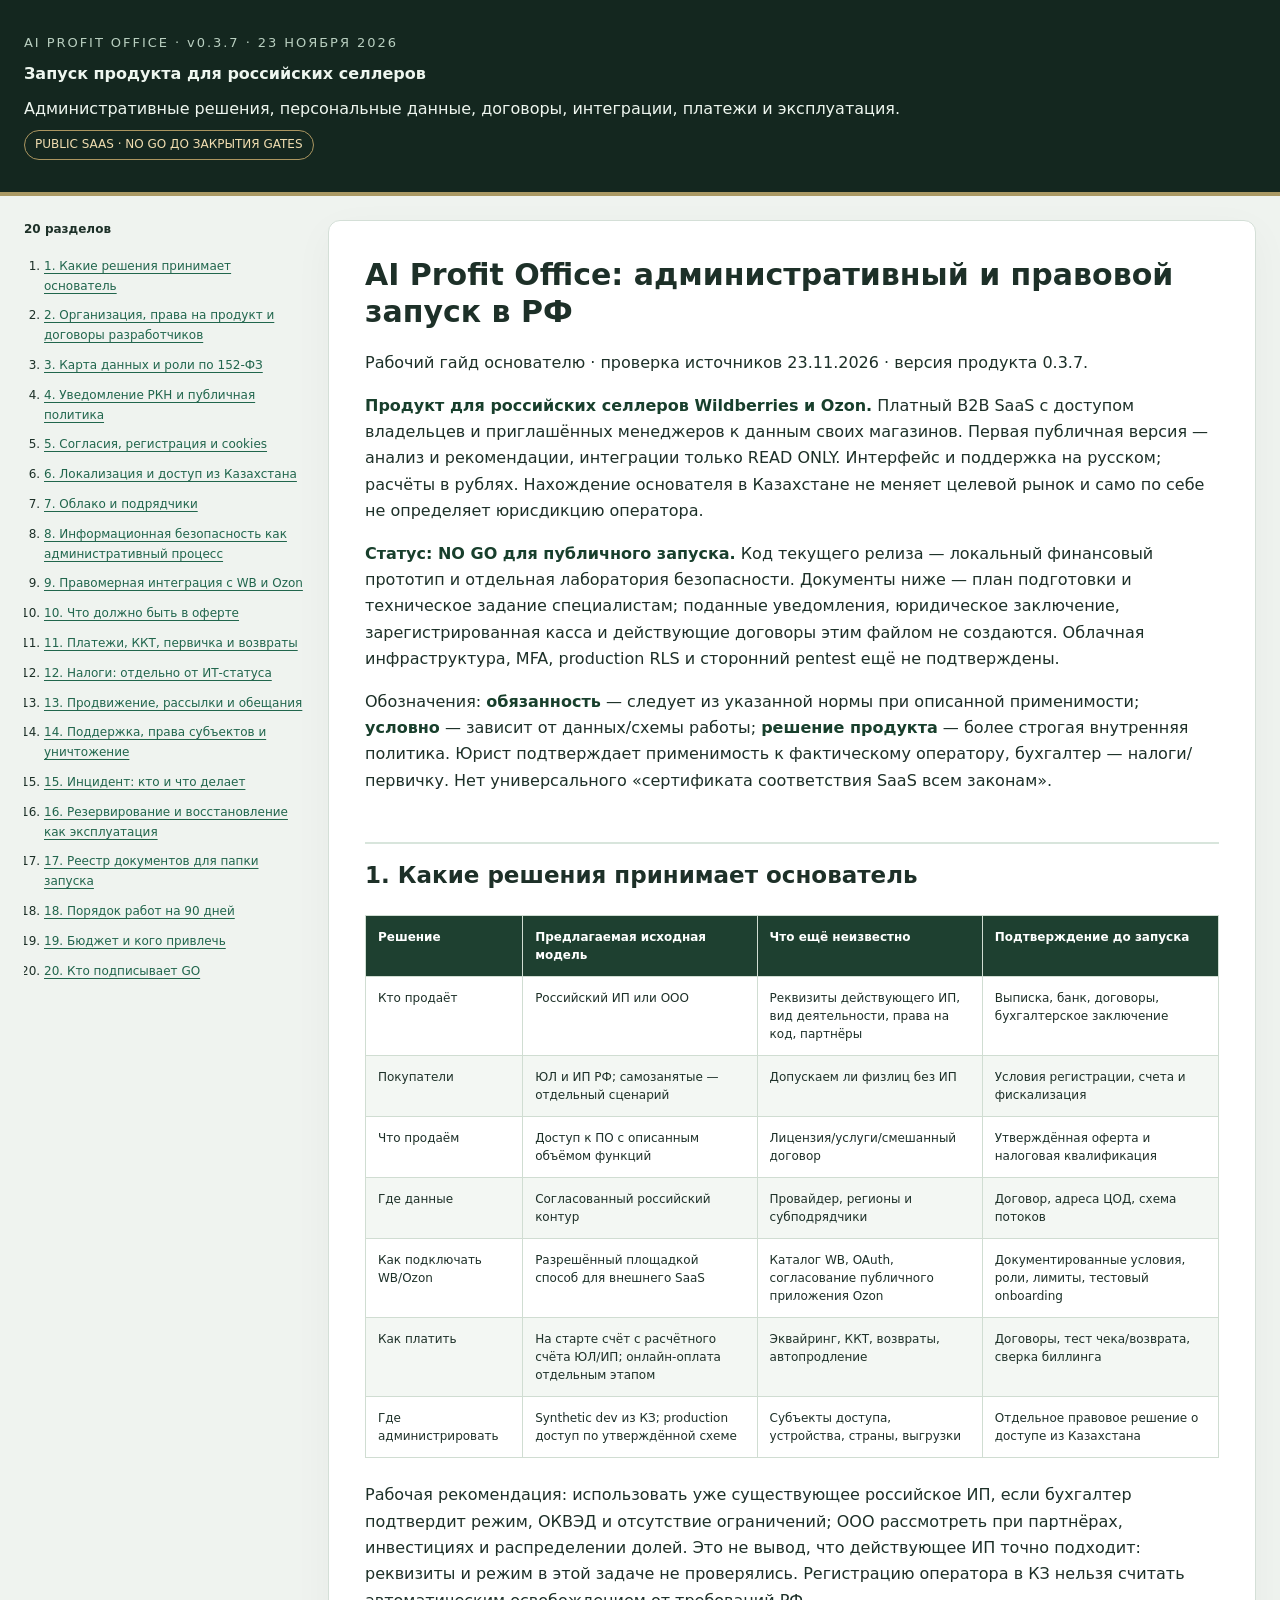
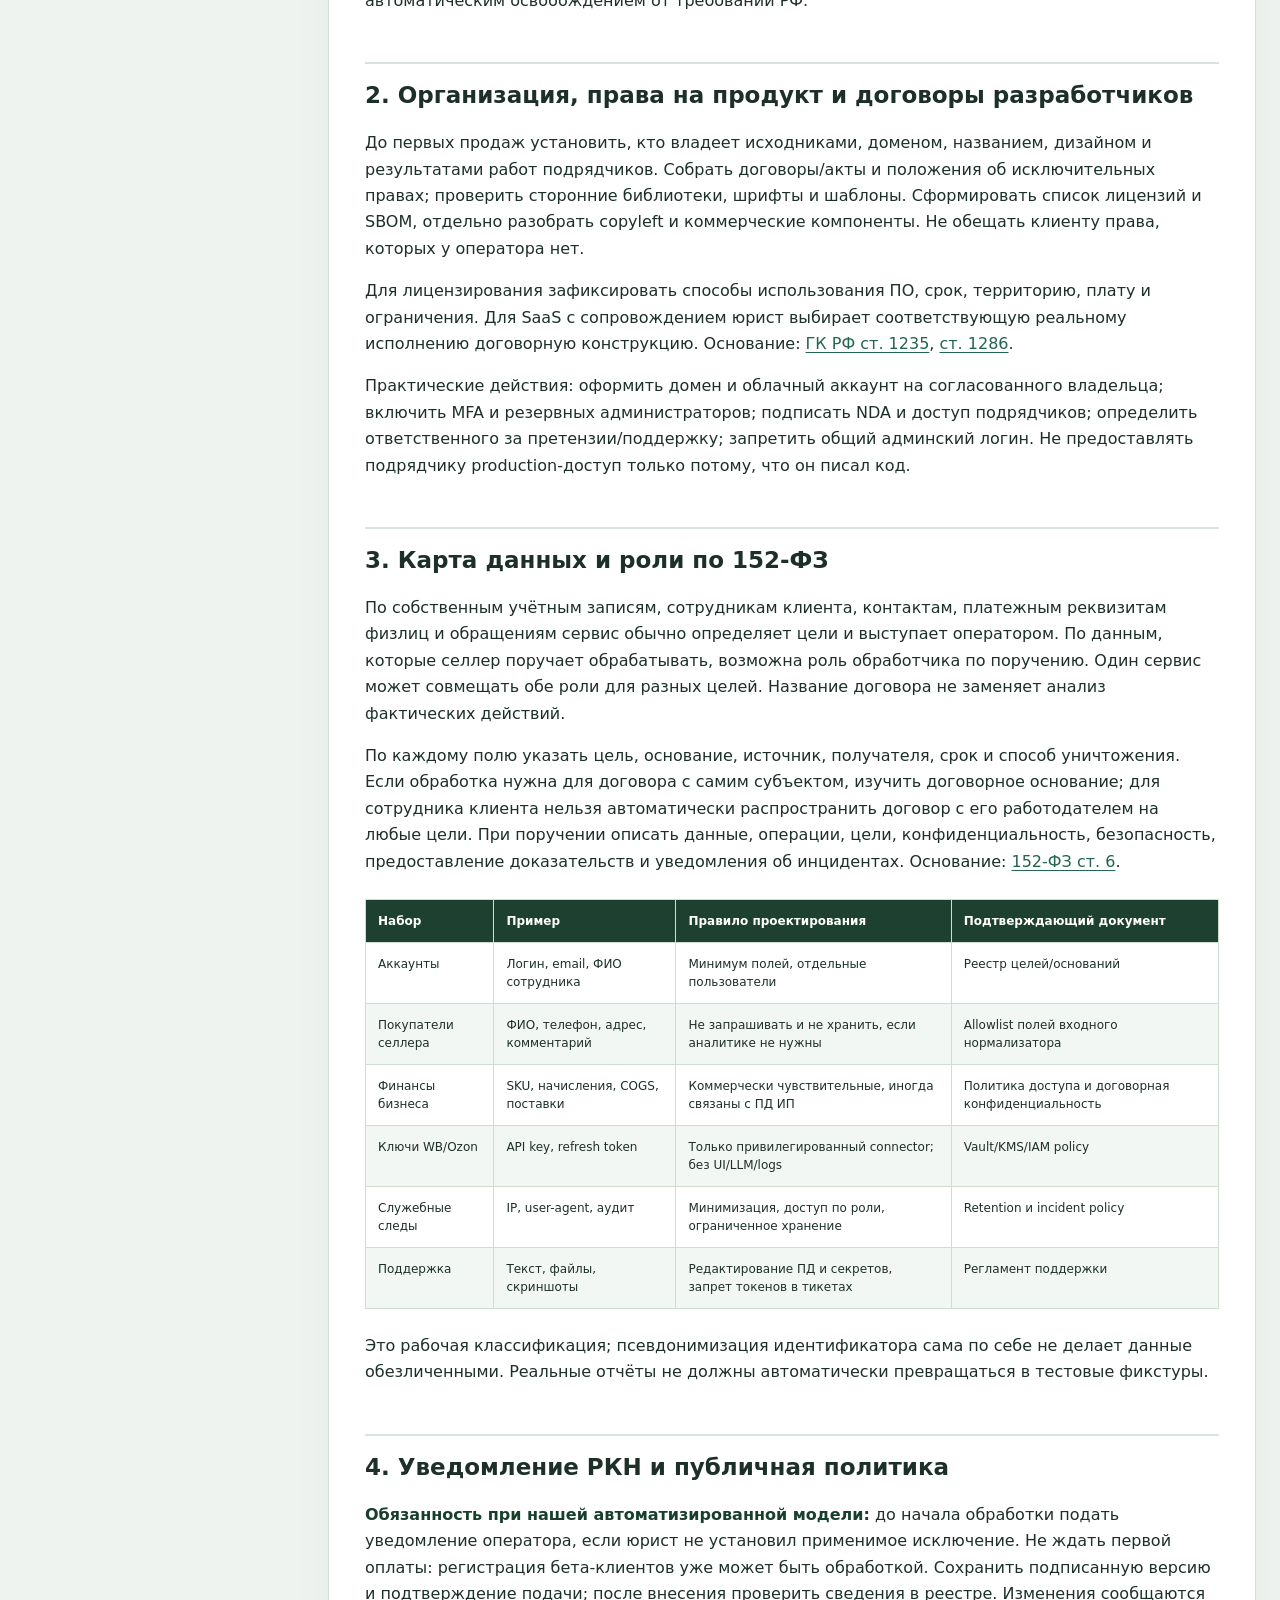
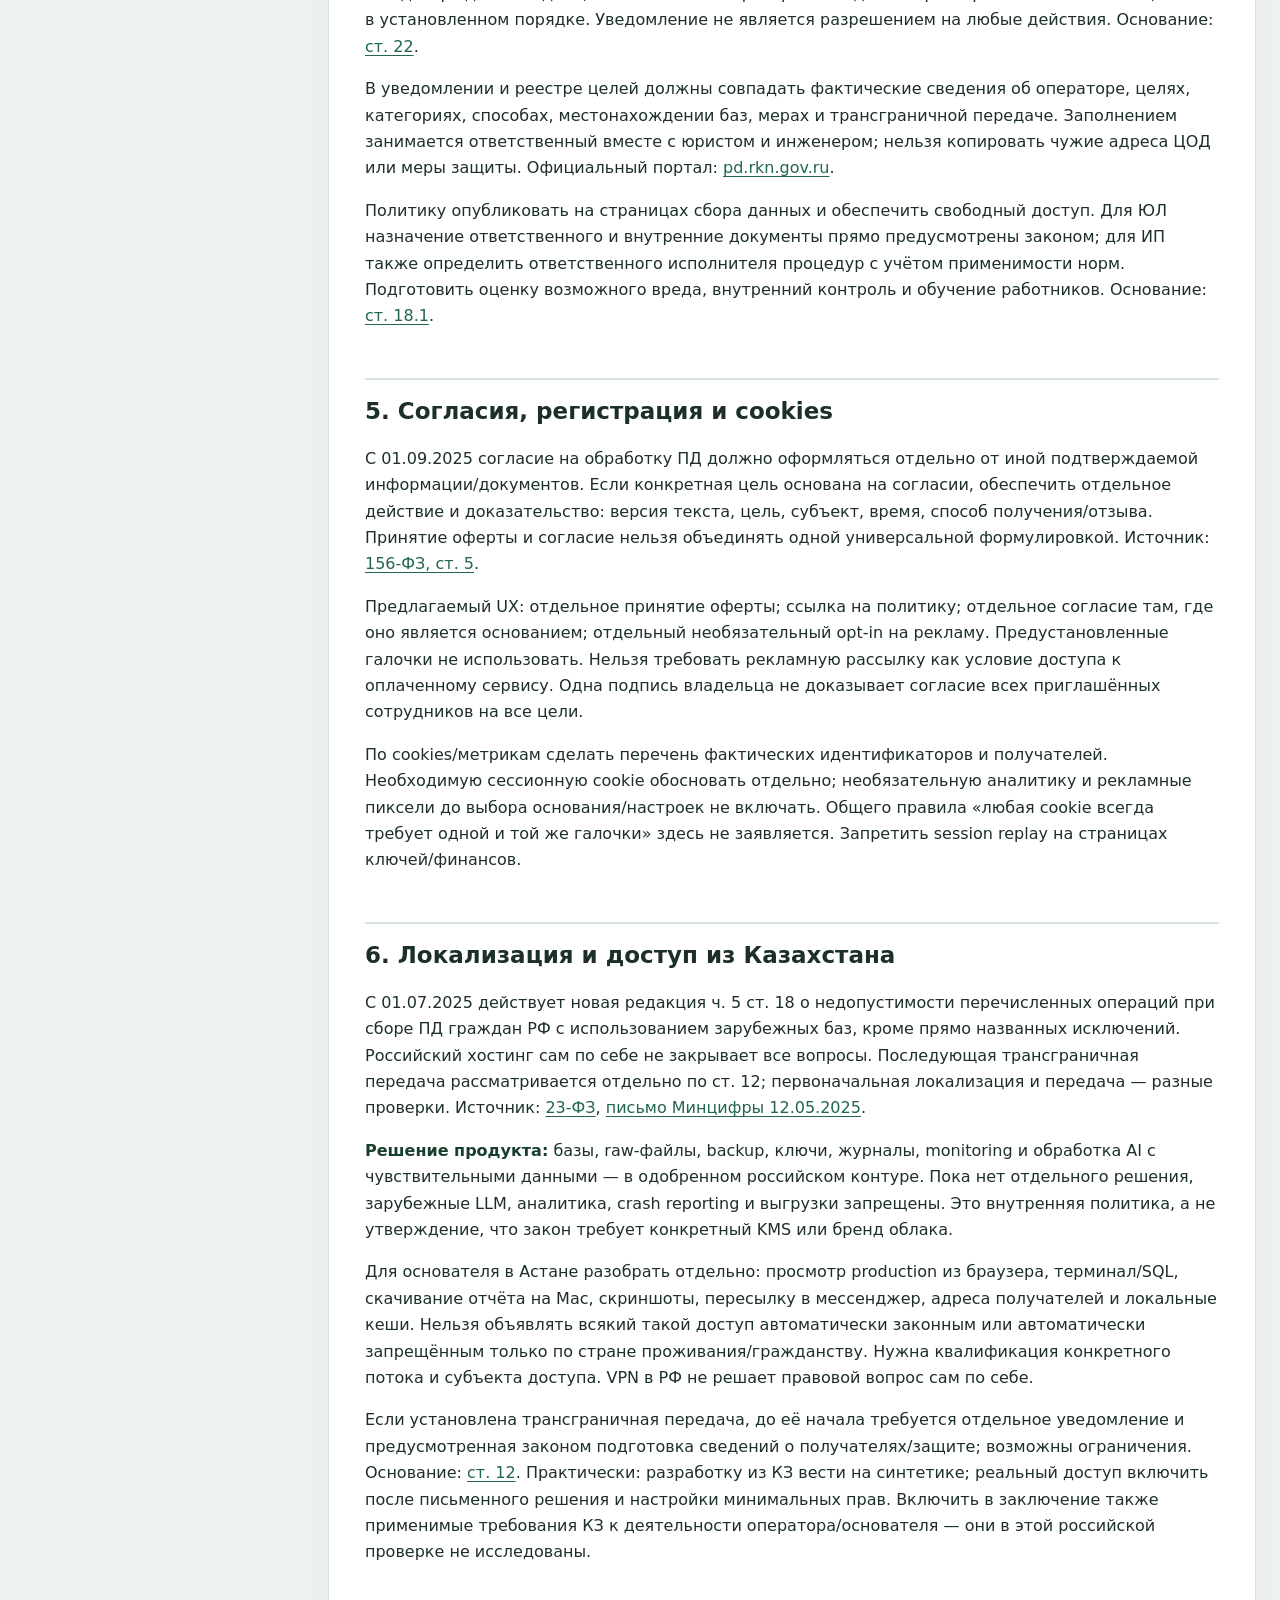
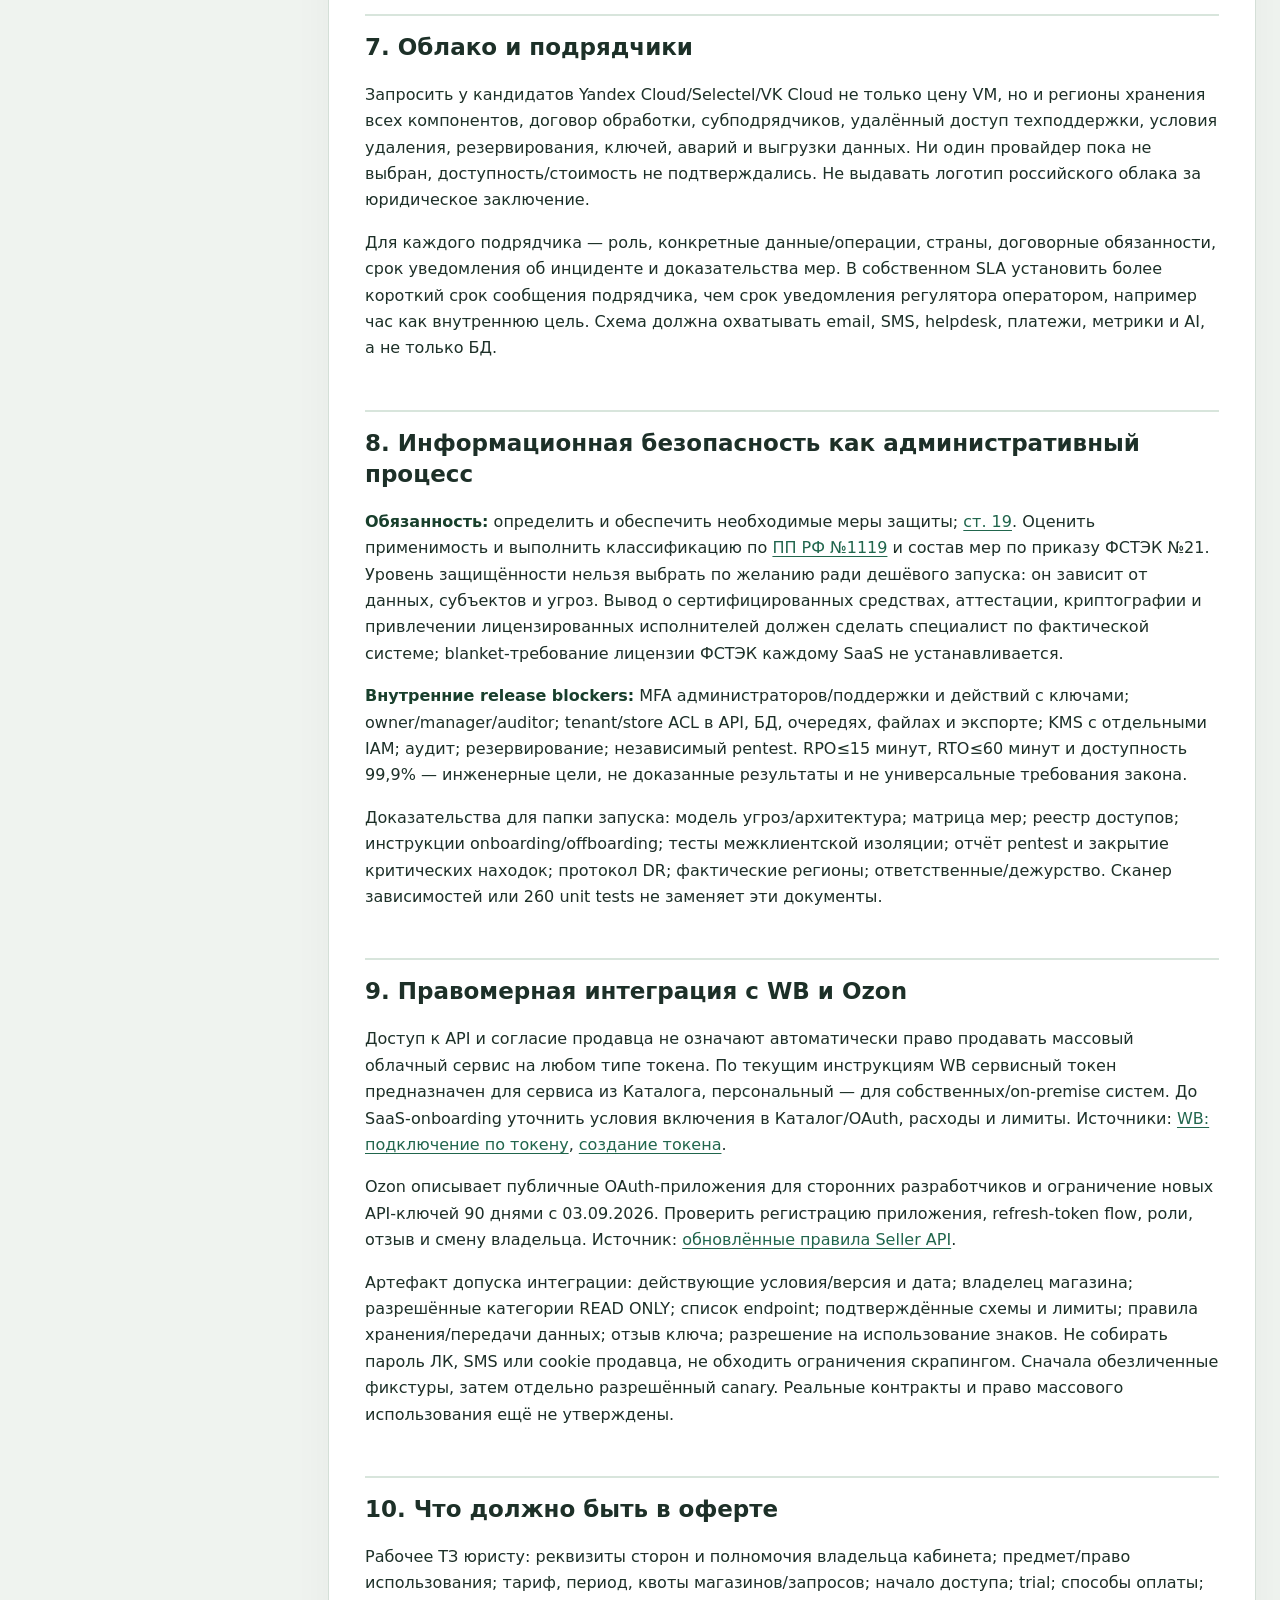
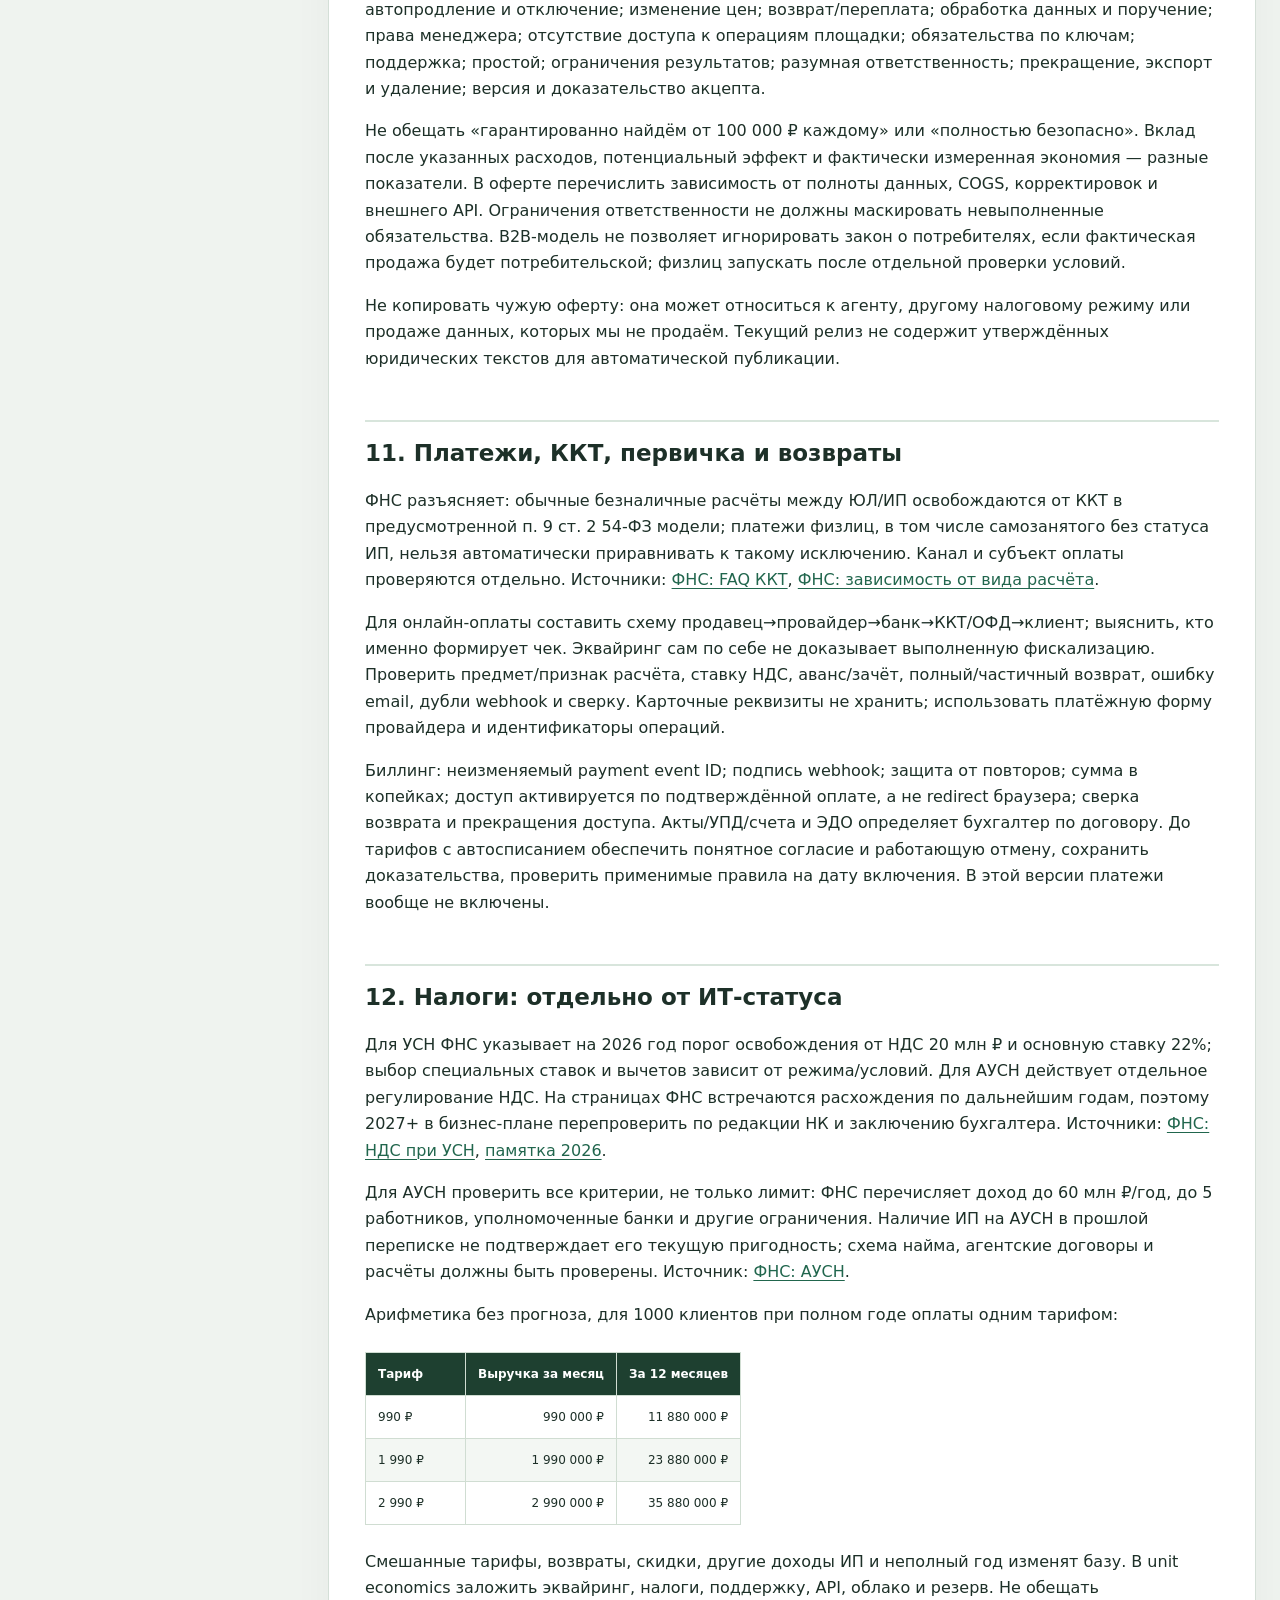
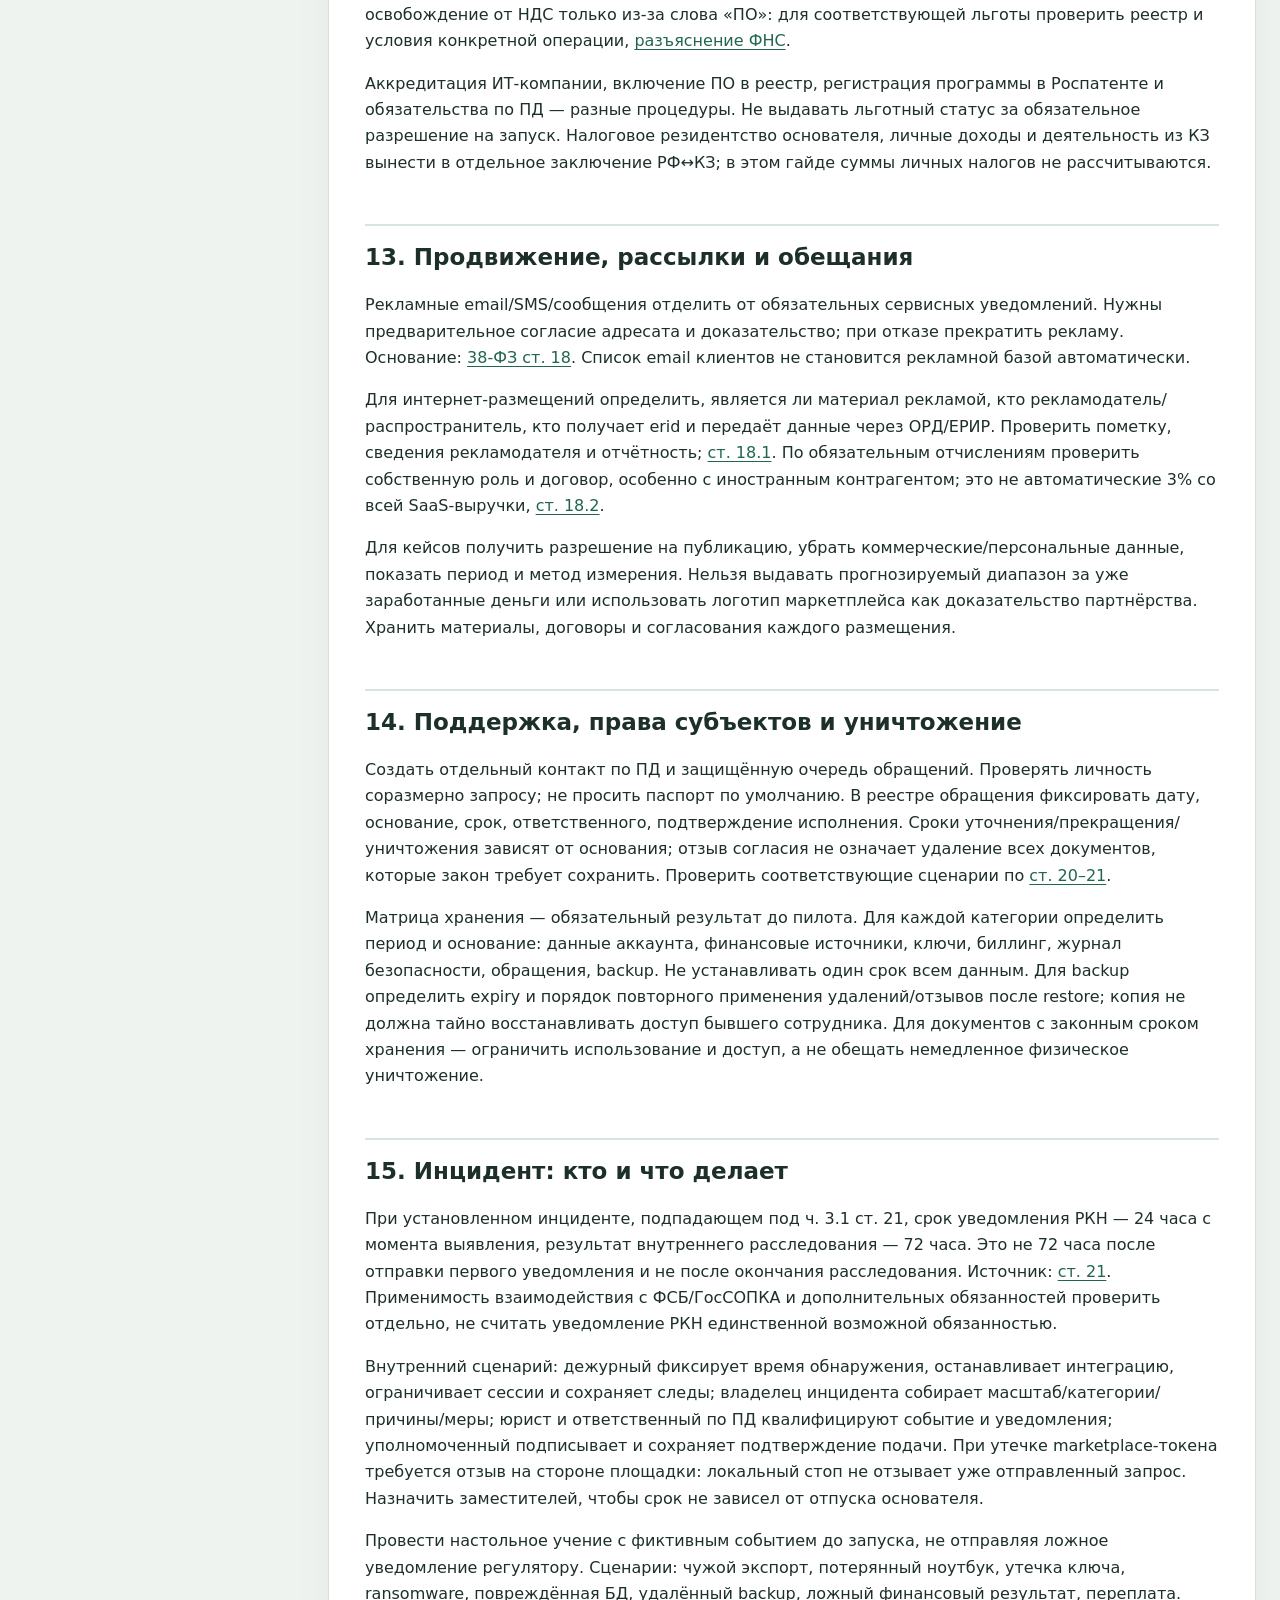
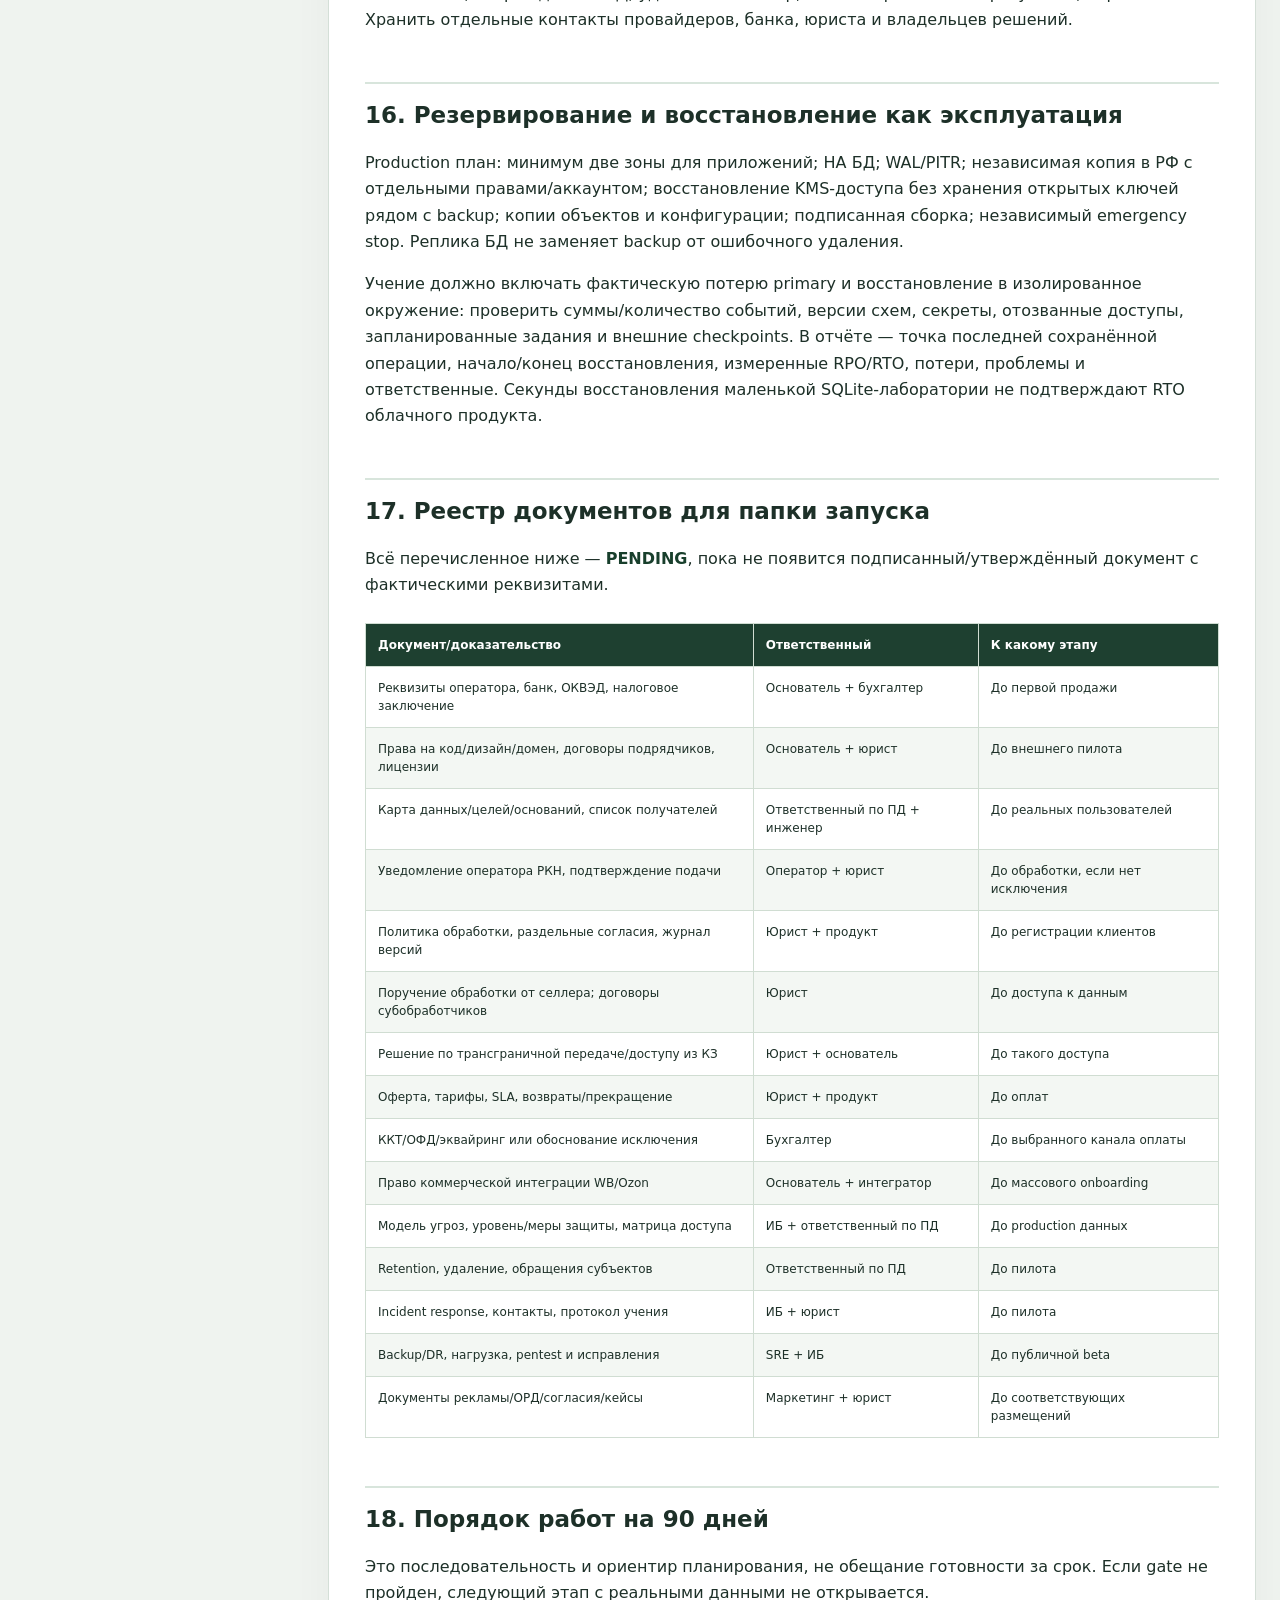
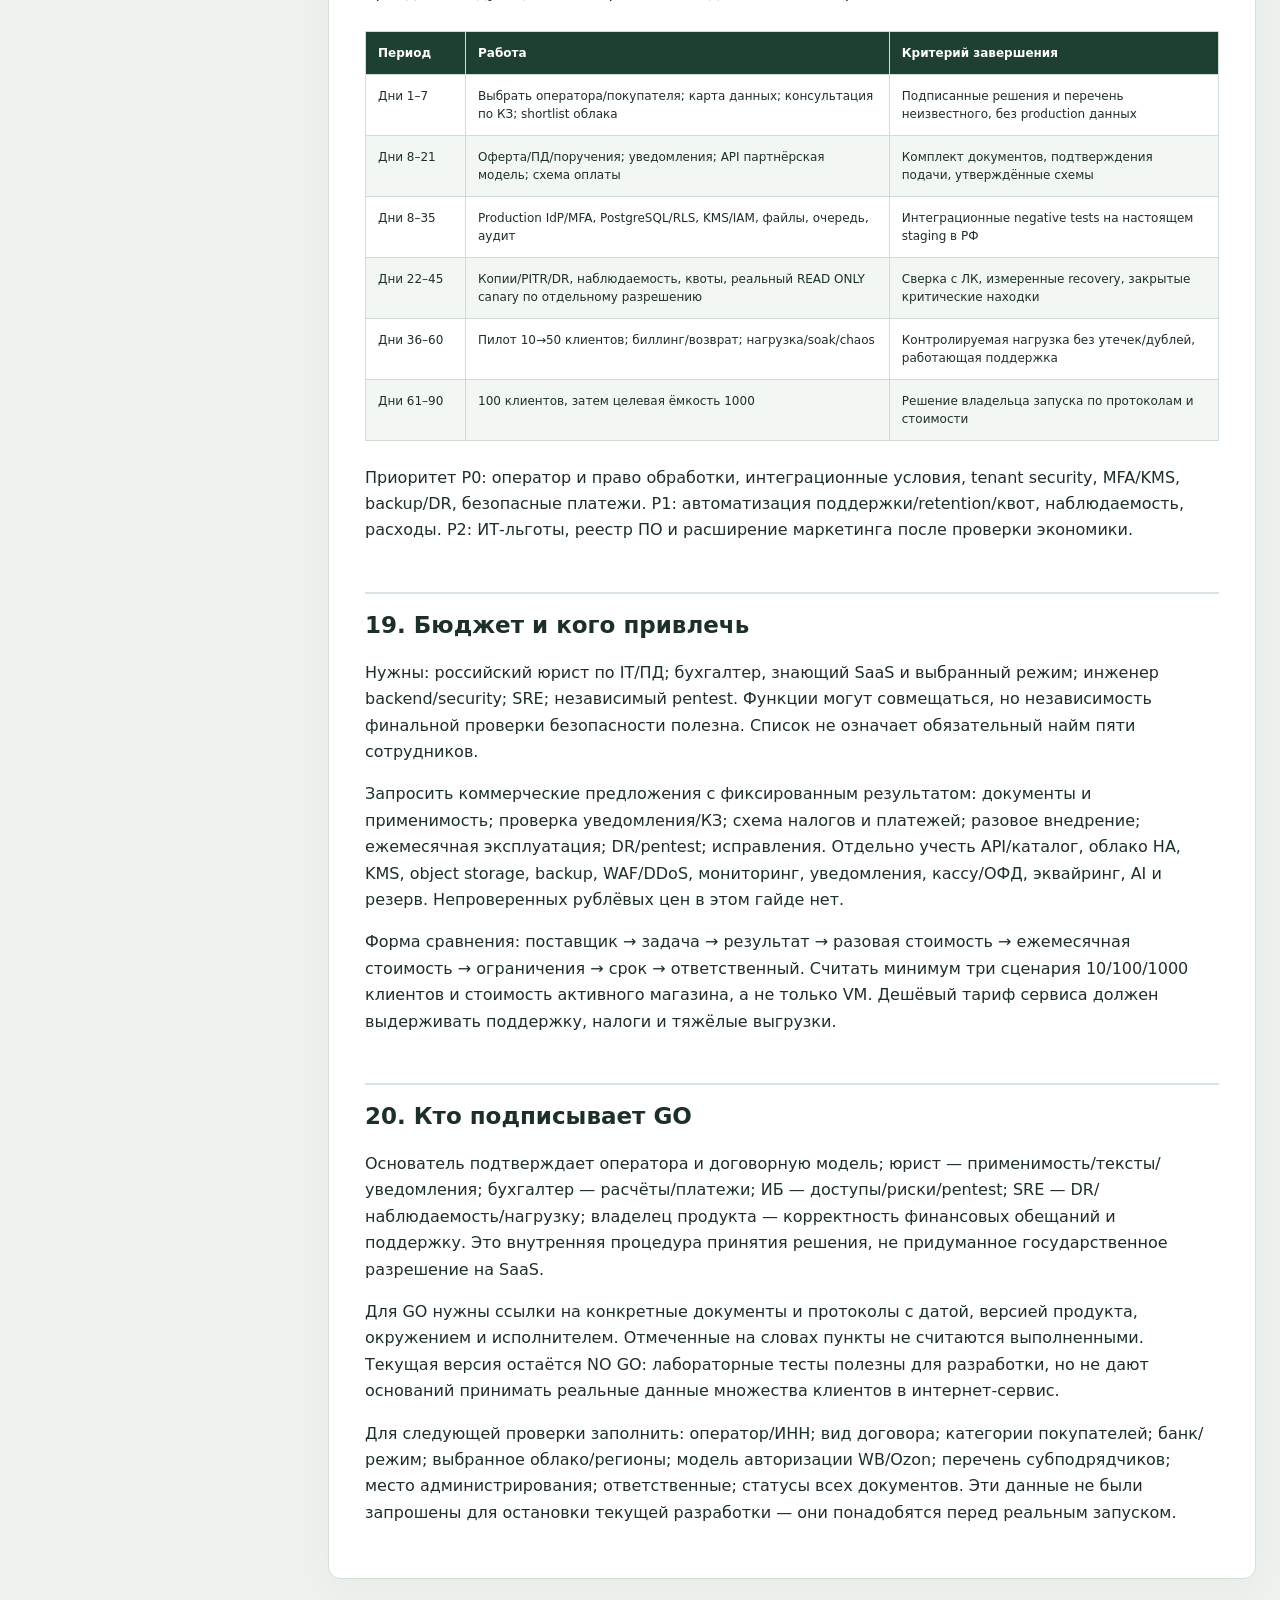
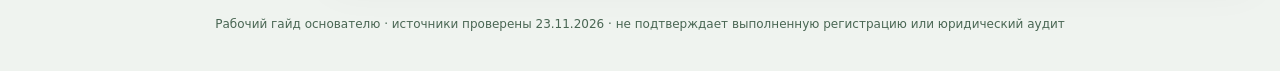
<file: docs/LAUNCH_GUIDE_RU_v037.html>
<!doctype html><html lang="ru"><head><meta charset="utf-8"><meta name="viewport" content="width=device-width,initial-scale=1"><title>AI Profit Office — запуск продукта в России</title><style>
:root{font-family:system-ui,-apple-system,sans-serif;color:#1d3028;background:#eff3ef;line-height:1.65}*{box-sizing:border-box}body{margin:0}header{background:#14271f;color:#eef6ef;padding:32px max(24px,calc((100vw - 1240px)/2));border-bottom:4px solid #aa9964}header p{max-width:900px;margin:8px 0}.brand{font-size:13px;letter-spacing:.15em;color:#b9cfc0}.badge{display:inline-block;border:1px solid #ab9660;color:#f0ddb0;padding:4px 10px;border-radius:20px;font-size:12px}.layout{display:grid;grid-template-columns:280px minmax(0,1fr);max-width:1288px;margin:24px auto;gap:24px;padding:0 24px}aside{font-size:12px;align-self:start;position:sticky;top:20px;max-height:94vh;overflow:auto}aside ol{padding-left:20px}aside li{padding:5px 0}a{color:#21664d;text-decoration-thickness:1px;text-underline-offset:3px}main{min-width:0;background:white;border:1px solid #d4dfd7;border-radius:12px;padding:36px;box-shadow:0 12px 40px #1b36240a}h1{font-size:30px;line-height:1.22;margin-top:0}h2{font-size:23px;line-height:1.35;margin-top:48px;padding-top:16px;border-top:2px solid #d8e5dc;scroll-margin-top:20px}p{margin:16px 0}table{border-collapse:collapse;width:100%;font-size:12px;line-height:1.5;display:block;overflow:auto;margin:24px 0}th{background:#1e4030;color:white;text-align:left}th,td{padding:12px;border:1px solid #d0ddd2;vertical-align:top;min-width:100px}tr:nth-child(even){background:#f3f7f3}code{font-family:monospace;background:#eff4ef;padding:2px 4px;font-size:.9em}strong{color:#183f2c}footer{font-size:12px;text-align:center;margin:36px;color:#496653}@media(max-width:950px){.layout{display:block}aside{position:static;max-height:none;margin-bottom:20px}aside ol{columns:2}main{padding:24px}h1{font-size:26px}}@media(max-width:600px){.layout{padding:0 12px}aside ol{columns:1}main{padding:18px}h2{font-size:21px}}@media print{body{background:white;font-size:10pt}header{background:white;color:#14271f;padding:0;border-color:#14271f}.brand{color:#14271f}.badge{color:#14271f}.layout{display:block;padding:0;margin:12px 0}aside{display:none}main{border:0;box-shadow:none;padding:0}h2{break-after:avoid}table{display:table;font-size:8pt}tr{break-inside:avoid}a{color:inherit}footer{display:none}}
</style></head><body><header><div class="brand">AI PROFIT OFFICE · v0.3.7 · 23 НОЯБРЯ 2026</div><p><b>Запуск продукта для российских селлеров</b></p><p>Административные решения, персональные данные, договоры, интеграции, платежи и эксплуатация.</p><span class="badge">PUBLIC SAAS · NO GO ДО ЗАКРЫТИЯ GATES</span></header><div class="layout"><aside><b>20 разделов</b><ol><li><a href="#section-1">1. Какие решения принимает основатель</a></li><li><a href="#section-2">2. Организация, права на продукт и договоры разработчиков</a></li><li><a href="#section-3">3. Карта данных и роли по 152-ФЗ</a></li><li><a href="#section-4">4. Уведомление РКН и публичная политика</a></li><li><a href="#section-5">5. Согласия, регистрация и cookies</a></li><li><a href="#section-6">6. Локализация и доступ из Казахстана</a></li><li><a href="#section-7">7. Облако и подрядчики</a></li><li><a href="#section-8">8. Информационная безопасность как административный процесс</a></li><li><a href="#section-9">9. Правомерная интеграция с WB и Ozon</a></li><li><a href="#section-10">10. Что должно быть в оферте</a></li><li><a href="#section-11">11. Платежи, ККТ, первичка и возвраты</a></li><li><a href="#section-12">12. Налоги: отдельно от ИТ-статуса</a></li><li><a href="#section-13">13. Продвижение, рассылки и обещания</a></li><li><a href="#section-14">14. Поддержка, права субъектов и уничтожение</a></li><li><a href="#section-15">15. Инцидент: кто и что делает</a></li><li><a href="#section-16">16. Резервирование и восстановление как эксплуатация</a></li><li><a href="#section-17">17. Реестр документов для папки запуска</a></li><li><a href="#section-18">18. Порядок работ на 90 дней</a></li><li><a href="#section-19">19. Бюджет и кого привлечь</a></li><li><a href="#section-20">20. Кто подписывает GO</a></li></ol></aside><main><h1>AI Profit Office: административный и правовой запуск в РФ</h1>
<p>Рабочий гайд основателю · проверка источников 23.11.2026 · версия продукта 0.3.7.</p>
<p><strong>Продукт для российских селлеров Wildberries и Ozon.</strong> Платный B2B SaaS с доступом владельцев и приглашённых менеджеров к данным своих магазинов. Первая публичная версия — анализ и рекомендации, интеграции только READ ONLY. Интерфейс и поддержка на русском; расчёты в рублях. Нахождение основателя в Казахстане не меняет целевой рынок и само по себе не определяет юрисдикцию оператора.</p>
<p><strong>Статус: NO GO для публичного запуска.</strong> Код текущего релиза — локальный финансовый прототип и отдельная лаборатория безопасности. Документы ниже — план подготовки и техническое задание специалистам; поданные уведомления, юридическое заключение, зарегистрированная касса и действующие договоры этим файлом не создаются. Облачная инфраструктура, MFA, production RLS и сторонний pentest ещё не подтверждены.</p>
<p>Обозначения: <strong>обязанность</strong> — следует из указанной нормы при описанной применимости; <strong>условно</strong> — зависит от данных/схемы работы; <strong>решение продукта</strong> — более строгая внутренняя политика. Юрист подтверждает применимость к фактическому оператору, бухгалтер — налоги/первичку. Нет универсального «сертификата соответствия SaaS всем законам».</p>
<h2 id="section-1">1. Какие решения принимает основатель</h2>
<table>
<thead>
<tr>
<th>Решение</th>
<th>Предлагаемая исходная модель</th>
<th>Что ещё неизвестно</th>
<th>Подтверждение до запуска</th>
</tr>
</thead>
<tbody><tr>
<td>Кто продаёт</td>
<td>Российский ИП или ООО</td>
<td>Реквизиты действующего ИП, вид деятельности, права на код, партнёры</td>
<td>Выписка, банк, договоры, бухгалтерское заключение</td>
</tr>
<tr>
<td>Покупатели</td>
<td>ЮЛ и ИП РФ; самозанятые — отдельный сценарий</td>
<td>Допускаем ли физлиц без ИП</td>
<td>Условия регистрации, счета и фискализация</td>
</tr>
<tr>
<td>Что продаём</td>
<td>Доступ к ПО с описанным объёмом функций</td>
<td>Лицензия/услуги/смешанный договор</td>
<td>Утверждённая оферта и налоговая квалификация</td>
</tr>
<tr>
<td>Где данные</td>
<td>Согласованный российский контур</td>
<td>Провайдер, регионы и субподрядчики</td>
<td>Договор, адреса ЦОД, схема потоков</td>
</tr>
<tr>
<td>Как подключать WB/Ozon</td>
<td>Разрешённый площадкой способ для внешнего SaaS</td>
<td>Каталог WB, OAuth, согласование публичного приложения Ozon</td>
<td>Документированные условия, роли, лимиты, тестовый onboarding</td>
</tr>
<tr>
<td>Как платить</td>
<td>На старте счёт с расчётного счёта ЮЛ/ИП; онлайн-оплата отдельным этапом</td>
<td>Эквайринг, ККТ, возвраты, автопродление</td>
<td>Договоры, тест чека/возврата, сверка биллинга</td>
</tr>
<tr>
<td>Где администрировать</td>
<td>Synthetic dev из КЗ; production доступ по утверждённой схеме</td>
<td>Субъекты доступа, устройства, страны, выгрузки</td>
<td>Отдельное правовое решение о доступе из Казахстана</td>
</tr>
</tbody></table>
<p>Рабочая рекомендация: использовать уже существующее российское ИП, если бухгалтер подтвердит режим, ОКВЭД и отсутствие ограничений; ООО рассмотреть при партнёрах, инвестициях и распределении долей. Это не вывод, что действующее ИП точно подходит: реквизиты и режим в этой задаче не проверялись. Регистрацию оператора в КЗ нельзя считать автоматическим освобождением от требований РФ.</p>
<h2 id="section-2">2. Организация, права на продукт и договоры разработчиков</h2>
<p>До первых продаж установить, кто владеет исходниками, доменом, названием, дизайном и результатами работ подрядчиков. Собрать договоры/акты и положения об исключительных правах; проверить сторонние библиотеки, шрифты и шаблоны. Сформировать список лицензий и SBOM, отдельно разобрать copyleft и коммерческие компоненты. Не обещать клиенту права, которых у оператора нет.</p>
<p>Для лицензирования зафиксировать способы использования ПО, срок, территорию, плату и ограничения. Для SaaS с сопровождением юрист выбирает соответствующую реальному исполнению договорную конструкцию. Основание: <a href="https://www.consultant.ru/document/cons_doc_LAW_64629/640cbca01ece35bc535ffe5e6d96b7988d2daf6b/">ГК РФ ст. 1235</a>, <a href="https://www.consultant.ru/document/cons_doc_LAW_64629/5023e7ec1885fe99c14e29a9e328c664a001f599/">ст. 1286</a>.</p>
<p>Практические действия: оформить домен и облачный аккаунт на согласованного владельца; включить MFA и резервных администраторов; подписать NDA и доступ подрядчиков; определить ответственного за претензии/поддержку; запретить общий админский логин. Не предоставлять подрядчику production-доступ только потому, что он писал код.</p>
<h2 id="section-3">3. Карта данных и роли по 152-ФЗ</h2>
<p>По собственным учётным записям, сотрудникам клиента, контактам, платежным реквизитам физлиц и обращениям сервис обычно определяет цели и выступает оператором. По данным, которые селлер поручает обрабатывать, возможна роль обработчика по поручению. Один сервис может совмещать обе роли для разных целей. Название договора не заменяет анализ фактических действий.</p>
<p>По каждому полю указать цель, основание, источник, получателя, срок и способ уничтожения. Если обработка нужна для договора с самим субъектом, изучить договорное основание; для сотрудника клиента нельзя автоматически распространить договор с его работодателем на любые цели. При поручении описать данные, операции, цели, конфиденциальность, безопасность, предоставление доказательств и уведомления об инцидентах. Основание: <a href="https://www.consultant.ru/document/Cons_doc_LAW_61801/315f051396c88f1e4f827ba3f2ae313d999a1873/">152-ФЗ ст. 6</a>.</p>
<table>
<thead>
<tr>
<th>Набор</th>
<th>Пример</th>
<th>Правило проектирования</th>
<th>Подтверждающий документ</th>
</tr>
</thead>
<tbody><tr>
<td>Аккаунты</td>
<td>Логин, email, ФИО сотрудника</td>
<td>Минимум полей, отдельные пользователи</td>
<td>Реестр целей/оснований</td>
</tr>
<tr>
<td>Покупатели селлера</td>
<td>ФИО, телефон, адрес, комментарий</td>
<td>Не запрашивать и не хранить, если аналитике не нужны</td>
<td>Allowlist полей входного нормализатора</td>
</tr>
<tr>
<td>Финансы бизнеса</td>
<td>SKU, начисления, COGS, поставки</td>
<td>Коммерчески чувствительные, иногда связаны с ПД ИП</td>
<td>Политика доступа и договорная конфиденциальность</td>
</tr>
<tr>
<td>Ключи WB/Ozon</td>
<td>API key, refresh token</td>
<td>Только привилегированный connector; без UI/LLM/logs</td>
<td>Vault/KMS/IAM policy</td>
</tr>
<tr>
<td>Служебные следы</td>
<td>IP, user-agent, аудит</td>
<td>Минимизация, доступ по роли, ограниченное хранение</td>
<td>Retention и incident policy</td>
</tr>
<tr>
<td>Поддержка</td>
<td>Текст, файлы, скриншоты</td>
<td>Редактирование ПД и секретов, запрет токенов в тикетах</td>
<td>Регламент поддержки</td>
</tr>
</tbody></table>
<p>Это рабочая классификация; псевдонимизация идентификатора сама по себе не делает данные обезличенными. Реальные отчёты не должны автоматически превращаться в тестовые фикстуры.</p>
<h2 id="section-4">4. Уведомление РКН и публичная политика</h2>
<p><strong>Обязанность при нашей автоматизированной модели:</strong> до начала обработки подать уведомление оператора, если юрист не установил применимое исключение. Не ждать первой оплаты: регистрация бета-клиентов уже может быть обработкой. Сохранить подписанную версию и подтверждение подачи; после внесения проверить сведения в реестре. Изменения сообщаются в установленном порядке. Уведомление не является разрешением на любые действия. Основание: <a href="https://www.consultant.ru/document/cons_doc_LAW_61801/d996966e22e1320c9de1ab82d9f6be12c3d9d765/">ст. 22</a>.</p>
<p>В уведомлении и реестре целей должны совпадать фактические сведения об операторе, целях, категориях, способах, местонахождении баз, мерах и трансграничной передаче. Заполнением занимается ответственный вместе с юристом и инженером; нельзя копировать чужие адреса ЦОД или меры защиты. Официальный портал: <a href="https://pd.rkn.gov.ru/">pd.rkn.gov.ru</a>.</p>
<p>Политику опубликовать на страницах сбора данных и обеспечить свободный доступ. Для ЮЛ назначение ответственного и внутренние документы прямо предусмотрены законом; для ИП также определить ответственного исполнителя процедур с учётом применимости норм. Подготовить оценку возможного вреда, внутренний контроль и обучение работников. Основание: <a href="https://www.consultant.ru/document/cons_doc_LAW_61801/eeeebe22bf738fd65bb66b95cc278911ae2525ee/">ст. 18.1</a>.</p>
<h2 id="section-5">5. Согласия, регистрация и cookies</h2>
<p>С 01.09.2025 согласие на обработку ПД должно оформляться отдельно от иной подтверждаемой информации/документов. Если конкретная цель основана на согласии, обеспечить отдельное действие и доказательство: версия текста, цель, субъект, время, способ получения/отзыва. Принятие оферты и согласие нельзя объединять одной универсальной формулировкой. Источник: <a href="https://www.consultant.ru/document/cons_doc_LAW_508287/1500545af6526db1dfa11aba44d4df42208a0b05/">156-ФЗ, ст. 5</a>.</p>
<p>Предлагаемый UX: отдельное принятие оферты; ссылка на политику; отдельное согласие там, где оно является основанием; отдельный необязательный opt-in на рекламу. Предустановленные галочки не использовать. Нельзя требовать рекламную рассылку как условие доступа к оплаченному сервису. Одна подпись владельца не доказывает согласие всех приглашённых сотрудников на все цели.</p>
<p>По cookies/метрикам сделать перечень фактических идентификаторов и получателей. Необходимую сессионную cookie обосновать отдельно; необязательную аналитику и рекламные пиксели до выбора основания/настроек не включать. Общего правила «любая cookie всегда требует одной и той же галочки» здесь не заявляется. Запретить session replay на страницах ключей/финансов.</p>
<h2 id="section-6">6. Локализация и доступ из Казахстана</h2>
<p>С 01.07.2025 действует новая редакция ч. 5 ст. 18 о недопустимости перечисленных операций при сборе ПД граждан РФ с использованием зарубежных баз, кроме прямо названных исключений. Российский хостинг сам по себе не закрывает все вопросы. Последующая трансграничная передача рассматривается отдельно по ст. 12; первоначальная локализация и передача — разные проверки. Источник: <a href="https://www.consultant.ru/document/cons_doc_LAW_499984/">23-ФЗ</a>, <a href="https://www.consultant.ru/document/cons_doc_LAW_511584/">письмо Минцифры 12.05.2025</a>.</p>
<p><strong>Решение продукта:</strong> базы, raw-файлы, backup, ключи, журналы, monitoring и обработка AI с чувствительными данными — в одобренном российском контуре. Пока нет отдельного решения, зарубежные LLM, аналитика, crash reporting и выгрузки запрещены. Это внутренняя политика, а не утверждение, что закон требует конкретный KMS или бренд облака.</p>
<p>Для основателя в Астане разобрать отдельно: просмотр production из браузера, терминал/SQL, скачивание отчёта на Mac, скриншоты, пересылку в мессенджер, адреса получателей и локальные кеши. Нельзя объявлять всякий такой доступ автоматически законным или автоматически запрещённым только по стране проживания/гражданству. Нужна квалификация конкретного потока и субъекта доступа. VPN в РФ не решает правовой вопрос сам по себе.</p>
<p>Если установлена трансграничная передача, до её начала требуется отдельное уведомление и предусмотренная законом подготовка сведений о получателях/защите; возможны ограничения. Основание: <a href="https://www.consultant.ru/document/cons_doc_LAW_61801/e4ebbe1780de623c7cf32a59ca82a7bb523a25dd/">ст. 12</a>. Практически: разработку из КЗ вести на синтетике; реальный доступ включить после письменного решения и настройки минимальных прав. Включить в заключение также применимые требования КЗ к деятельности оператора/основателя — они в этой российской проверке не исследованы.</p>
<h2 id="section-7">7. Облако и подрядчики</h2>
<p>Запросить у кандидатов Yandex Cloud/Selectel/VK Cloud не только цену VM, но и регионы хранения всех компонентов, договор обработки, субподрядчиков, удалённый доступ техподдержки, условия удаления, резервирования, ключей, аварий и выгрузки данных. Ни один провайдер пока не выбран, доступность/стоимость не подтверждались. Не выдавать логотип российского облака за юридическое заключение.</p>
<p>Для каждого подрядчика — роль, конкретные данные/операции, страны, договорные обязанности, срок уведомления об инциденте и доказательства мер. В собственном SLA установить более короткий срок сообщения подрядчика, чем срок уведомления регулятора оператором, например час как внутреннюю цель. Схема должна охватывать email, SMS, helpdesk, платежи, метрики и AI, а не только БД.</p>
<h2 id="section-8">8. Информационная безопасность как административный процесс</h2>
<p><strong>Обязанность:</strong> определить и обеспечить необходимые меры защиты; <a href="https://www.consultant.ru/document/cons_doc_LAW_61801/ca9e5658710519f09ab2fdb8196fcb3eb024a051/">ст. 19</a>. Оценить применимость и выполнить классификацию по <a href="https://www.consultant.ru/document/cons_doc_LAW_137356/">ПП РФ №1119</a> и состав мер по приказу ФСТЭК №21. Уровень защищённости нельзя выбрать по желанию ради дешёвого запуска: он зависит от данных, субъектов и угроз. Вывод о сертифицированных средствах, аттестации, криптографии и привлечении лицензированных исполнителей должен сделать специалист по фактической системе; blanket-требование лицензии ФСТЭК каждому SaaS не устанавливается.</p>
<p><strong>Внутренние release blockers:</strong> MFA администраторов/поддержки и действий с ключами; owner/manager/auditor; tenant/store ACL в API, БД, очередях, файлах и экспорте; KMS с отдельными IAM; аудит; резервирование; независимый pentest. RPO≤15 минут, RTO≤60 минут и доступность 99,9% — инженерные цели, не доказанные результаты и не универсальные требования закона.</p>
<p>Доказательства для папки запуска: модель угроз/архитектура; матрица мер; реестр доступов; инструкции onboarding/offboarding; тесты межклиентской изоляции; отчёт pentest и закрытие критических находок; протокол DR; фактические регионы; ответственные/дежурство. Сканер зависимостей или 260 unit tests не заменяет эти документы.</p>
<h2 id="section-9">9. Правомерная интеграция с WB и Ozon</h2>
<p>Доступ к API и согласие продавца не означают автоматически право продавать массовый облачный сервис на любом типе токена. По текущим инструкциям WB сервисный токен предназначен для сервиса из Каталога, персональный — для собственных/on-premise систем. До SaaS-onboarding уточнить условия включения в Каталог/OAuth, расходы и лимиты. Источники: <a href="https://seller.wildberries.ru/instructions/ru/by/material/api-integration-with-token">WB: подключение по токену</a>, <a href="https://seller.wildberries.ru/instructions/ru/ru/material/how-to-create-update-or-delete-a-wb-api-token">создание токена</a>.</p>
<p>Ozon описывает публичные OAuth-приложения для сторонних разработчиков и ограничение новых API-ключей 90 днями с 03.09.2026. Проверить регистрацию приложения, refresh-token flow, роли, отзыв и смену владельца. Источник: <a href="https://dev.ozon.ru/start/454-Novye-pravila-raboty-s-kliuchami-v-Seller-API/">обновлённые правила Seller API</a>.</p>
<p>Артефакт допуска интеграции: действующие условия/версия и дата; владелец магазина; разрешённые категории READ ONLY; список endpoint; подтверждённые схемы и лимиты; правила хранения/передачи данных; отзыв ключа; разрешение на использование знаков. Не собирать пароль ЛК, SMS или cookie продавца, не обходить ограничения скрапингом. Сначала обезличенные фикстуры, затем отдельно разрешённый canary. Реальные контракты и право массового использования ещё не утверждены.</p>
<h2 id="section-10">10. Что должно быть в оферте</h2>
<p>Рабочее ТЗ юристу: реквизиты сторон и полномочия владельца кабинета; предмет/право использования; тариф, период, квоты магазинов/запросов; начало доступа; trial; способы оплаты; автопродление и отключение; изменение цен; возврат/переплата; обработка данных и поручение; права менеджера; отсутствие доступа к операциям площадки; обязательства по ключам; поддержка; простой; ограничения результатов; разумная ответственность; прекращение, экспорт и удаление; версия и доказательство акцепта.</p>
<p>Не обещать «гарантированно найдём от 100 000 ₽ каждому» или «полностью безопасно». Вклад после указанных расходов, потенциальный эффект и фактически измеренная экономия — разные показатели. В оферте перечислить зависимость от полноты данных, COGS, корректировок и внешнего API. Ограничения ответственности не должны маскировать невыполненные обязательства. B2B-модель не позволяет игнорировать закон о потребителях, если фактическая продажа будет потребительской; физлиц запускать после отдельной проверки условий.</p>
<p>Не копировать чужую оферту: она может относиться к агенту, другому налоговому режиму или продаже данных, которых мы не продаём. Текущий релиз не содержит утверждённых юридических текстов для автоматической публикации.</p>
<h2 id="section-11">11. Платежи, ККТ, первичка и возвраты</h2>
<p>ФНС разъясняет: обычные безналичные расчёты между ЮЛ/ИП освобождаются от ККТ в предусмотренной п. 9 ст. 2 54-ФЗ модели; платежи физлиц, в том числе самозанятого без статуса ИП, нельзя автоматически приравнивать к такому исключению. Канал и субъект оплаты проверяются отдельно. Источники: <a href="https://kkt-online.nalog.ru/faq/">ФНС: FAQ ККТ</a>, <a href="https://www.nalog.gov.ru/rn14/news/tax_doc_news/14069897/">ФНС: зависимость от вида расчёта</a>.</p>
<p>Для онлайн-оплаты составить схему продавец→провайдер→банк→ККТ/ОФД→клиент; выяснить, кто именно формирует чек. Эквайринг сам по себе не доказывает выполненную фискализацию. Проверить предмет/признак расчёта, ставку НДС, аванс/зачёт, полный/частичный возврат, ошибку email, дубли webhook и сверку. Карточные реквизиты не хранить; использовать платёжную форму провайдера и идентификаторы операций.</p>
<p>Биллинг: неизменяемый payment event ID; подпись webhook; защита от повторов; сумма в копейках; доступ активируется по подтверждённой оплате, а не redirect браузера; сверка возврата и прекращения доступа. Акты/УПД/счета и ЭДО определяет бухгалтер по договору. До тарифов с автосписанием обеспечить понятное согласие и работающую отмену, сохранить доказательства, проверить применимые правила на дату включения. В этой версии платежи вообще не включены.</p>
<h2 id="section-12">12. Налоги: отдельно от ИТ-статуса</h2>
<p>Для УСН ФНС указывает на 2026 год порог освобождения от НДС 20 млн ₽ и основную ставку 22%; выбор специальных ставок и вычетов зависит от режима/условий. Для АУСН действует отдельное регулирование НДС. На страницах ФНС встречаются расхождения по дальнейшим годам, поэтому 2027+ в бизнес-плане перепроверить по редакции НК и заключению бухгалтера. Источники: <a href="https://www.nalog.gov.ru/rn77/taxation/taxes/nds_usn/">ФНС: НДС при УСН</a>, <a href="https://www.nalog.gov.ru/new2026/">памятка 2026</a>.</p>
<p>Для АУСН проверить все критерии, не только лимит: ФНС перечисляет доход до 60 млн ₽/год, до 5 работников, уполномоченные банки и другие ограничения. Наличие ИП на АУСН в прошлой переписке не подтверждает его текущую пригодность; схема найма, агентские договоры и расчёты должны быть проверены. Источник: <a href="https://ausn.nalog.gov.ru/">ФНС: АУСН</a>.</p>
<p>Арифметика без прогноза, для 1000 клиентов при полном годе оплаты одним тарифом:</p>
<table>
<thead>
<tr>
<th>Тариф</th>
<th align="right">Выручка за месяц</th>
<th align="right">За 12 месяцев</th>
</tr>
</thead>
<tbody><tr>
<td>990 ₽</td>
<td align="right">990 000 ₽</td>
<td align="right">11 880 000 ₽</td>
</tr>
<tr>
<td>1 990 ₽</td>
<td align="right">1 990 000 ₽</td>
<td align="right">23 880 000 ₽</td>
</tr>
<tr>
<td>2 990 ₽</td>
<td align="right">2 990 000 ₽</td>
<td align="right">35 880 000 ₽</td>
</tr>
</tbody></table>
<p>Смешанные тарифы, возвраты, скидки, другие доходы ИП и неполный год изменят базу. В unit economics заложить эквайринг, налоги, поддержку, API, облако и резерв. Не обещать освобождение от НДС только из-за слова «ПО»: для соответствующей льготы проверить реестр и условия конкретной операции, <a href="https://www.nalog.gov.ru/rn77/news/tax_doc_news/13144007/">разъяснение ФНС</a>.</p>
<p>Аккредитация ИТ-компании, включение ПО в реестр, регистрация программы в Роспатенте и обязательства по ПД — разные процедуры. Не выдавать льготный статус за обязательное разрешение на запуск. Налоговое резидентство основателя, личные доходы и деятельность из КЗ вынести в отдельное заключение РФ↔КЗ; в этом гайде суммы личных налогов не рассчитываются.</p>
<h2 id="section-13">13. Продвижение, рассылки и обещания</h2>
<p>Рекламные email/SMS/сообщения отделить от обязательных сервисных уведомлений. Нужны предварительное согласие адресата и доказательство; при отказе прекратить рекламу. Основание: <a href="https://www.consultant.ru/document/cons_doc_LAW_58968/f892dec1383709792452f18d36e7043306e2be0a/">38-ФЗ ст. 18</a>. Список email клиентов не становится рекламной базой автоматически.</p>
<p>Для интернет-размещений определить, является ли материал рекламой, кто рекламодатель/распространитель, кто получает erid и передаёт данные через ОРД/ЕРИР. Проверить пометку, сведения рекламодателя и отчётность; <a href="https://www.consultant.ru/document/cons_doc_LAW_58968/2c4537e4796f6ff8b2736ed1b0d4fef08e14458e/">ст. 18.1</a>. По обязательным отчислениям проверить собственную роль и договор, особенно с иностранным контрагентом; это не автоматические 3% со всей SaaS-выручки, <a href="https://www.consultant.ru/document/cons_doc_LAW_58968/f5499f6a99f4f1011e473eae3412f6c7f0262387/">ст. 18.2</a>.</p>
<p>Для кейсов получить разрешение на публикацию, убрать коммерческие/персональные данные, показать период и метод измерения. Нельзя выдавать прогнозируемый диапазон за уже заработанные деньги или использовать логотип маркетплейса как доказательство партнёрства. Хранить материалы, договоры и согласования каждого размещения.</p>
<h2 id="section-14">14. Поддержка, права субъектов и уничтожение</h2>
<p>Создать отдельный контакт по ПД и защищённую очередь обращений. Проверять личность соразмерно запросу; не просить паспорт по умолчанию. В реестре обращения фиксировать дату, основание, срок, ответственного, подтверждение исполнения. Сроки уточнения/прекращения/уничтожения зависят от основания; отзыв согласия не означает удаление всех документов, которые закон требует сохранить. Проверить соответствующие сценарии по <a href="https://www.consultant.ru/document/cons_doc_LAW_61801/1730099fc9b3091bf1ace8dd3e80e7bd1d02cf82/">ст. 20–21</a>.</p>
<p>Матрица хранения — обязательный результат до пилота. Для каждой категории определить период и основание: данные аккаунта, финансовые источники, ключи, биллинг, журнал безопасности, обращения, backup. Не устанавливать один срок всем данным. Для backup определить expiry и порядок повторного применения удалений/отзывов после restore; копия не должна тайно восстанавливать доступ бывшего сотрудника. Для документов с законным сроком хранения — ограничить использование и доступ, а не обещать немедленное физическое уничтожение.</p>
<h2 id="section-15">15. Инцидент: кто и что делает</h2>
<p>При установленном инциденте, подпадающем под ч. 3.1 ст. 21, срок уведомления РКН — 24 часа с момента выявления, результат внутреннего расследования — 72 часа. Это не 72 часа после отправки первого уведомления и не после окончания расследования. Источник: <a href="https://www.consultant.ru/document/Cons_doc_LAW_61801/d3fe43a7c415353b17faab255bc0de92bea127da/">ст. 21</a>. Применимость взаимодействия с ФСБ/ГосСОПКА и дополнительных обязанностей проверить отдельно, не считать уведомление РКН единственной возможной обязанностью.</p>
<p>Внутренний сценарий: дежурный фиксирует время обнаружения, останавливает интеграцию, ограничивает сессии и сохраняет следы; владелец инцидента собирает масштаб/категории/причины/меры; юрист и ответственный по ПД квалифицируют событие и уведомления; уполномоченный подписывает и сохраняет подтверждение подачи. При утечке marketplace-токена требуется отзыв на стороне площадки: локальный стоп не отзывает уже отправленный запрос. Назначить заместителей, чтобы срок не зависел от отпуска основателя.</p>
<p>Провести настольное учение с фиктивным событием до запуска, не отправляя ложное уведомление регулятору. Сценарии: чужой экспорт, потерянный ноутбук, утечка ключа, ransomware, повреждённая БД, удалённый backup, ложный финансовый результат, переплата. Хранить отдельные контакты провайдеров, банка, юриста и владельцев решений.</p>
<h2 id="section-16">16. Резервирование и восстановление как эксплуатация</h2>
<p>Production план: минимум две зоны для приложений; HA БД; WAL/PITR; независимая копия в РФ с отдельными правами/аккаунтом; восстановление KMS-доступа без хранения открытых ключей рядом с backup; копии объектов и конфигурации; подписанная сборка; независимый emergency stop. Реплика БД не заменяет backup от ошибочного удаления.</p>
<p>Учение должно включать фактическую потерю primary и восстановление в изолированное окружение: проверить суммы/количество событий, версии схем, секреты, отозванные доступы, запланированные задания и внешние checkpoints. В отчёте — точка последней сохранённой операции, начало/конец восстановления, измеренные RPO/RTO, потери, проблемы и ответственные. Секунды восстановления маленькой SQLite-лаборатории не подтверждают RTO облачного продукта.</p>
<h2 id="section-17">17. Реестр документов для папки запуска</h2>
<p>Всё перечисленное ниже — <strong>PENDING</strong>, пока не появится подписанный/утверждённый документ с фактическими реквизитами.</p>
<table>
<thead>
<tr>
<th>Документ/доказательство</th>
<th>Ответственный</th>
<th>К какому этапу</th>
</tr>
</thead>
<tbody><tr>
<td>Реквизиты оператора, банк, ОКВЭД, налоговое заключение</td>
<td>Основатель + бухгалтер</td>
<td>До первой продажи</td>
</tr>
<tr>
<td>Права на код/дизайн/домен, договоры подрядчиков, лицензии</td>
<td>Основатель + юрист</td>
<td>До внешнего пилота</td>
</tr>
<tr>
<td>Карта данных/целей/оснований, список получателей</td>
<td>Ответственный по ПД + инженер</td>
<td>До реальных пользователей</td>
</tr>
<tr>
<td>Уведомление оператора РКН, подтверждение подачи</td>
<td>Оператор + юрист</td>
<td>До обработки, если нет исключения</td>
</tr>
<tr>
<td>Политика обработки, раздельные согласия, журнал версий</td>
<td>Юрист + продукт</td>
<td>До регистрации клиентов</td>
</tr>
<tr>
<td>Поручение обработки от селлера; договоры субобработчиков</td>
<td>Юрист</td>
<td>До доступа к данным</td>
</tr>
<tr>
<td>Решение по трансграничной передаче/доступу из КЗ</td>
<td>Юрист + основатель</td>
<td>До такого доступа</td>
</tr>
<tr>
<td>Оферта, тарифы, SLA, возвраты/прекращение</td>
<td>Юрист + продукт</td>
<td>До оплат</td>
</tr>
<tr>
<td>ККТ/ОФД/эквайринг или обоснование исключения</td>
<td>Бухгалтер</td>
<td>До выбранного канала оплаты</td>
</tr>
<tr>
<td>Право коммерческой интеграции WB/Ozon</td>
<td>Основатель + интегратор</td>
<td>До массового onboarding</td>
</tr>
<tr>
<td>Модель угроз, уровень/меры защиты, матрица доступа</td>
<td>ИБ + ответственный по ПД</td>
<td>До production данных</td>
</tr>
<tr>
<td>Retention, удаление, обращения субъектов</td>
<td>Ответственный по ПД</td>
<td>До пилота</td>
</tr>
<tr>
<td>Incident response, контакты, протокол учения</td>
<td>ИБ + юрист</td>
<td>До пилота</td>
</tr>
<tr>
<td>Backup/DR, нагрузка, pentest и исправления</td>
<td>SRE + ИБ</td>
<td>До публичной beta</td>
</tr>
<tr>
<td>Документы рекламы/ОРД/согласия/кейсы</td>
<td>Маркетинг + юрист</td>
<td>До соответствующих размещений</td>
</tr>
</tbody></table>
<h2 id="section-18">18. Порядок работ на 90 дней</h2>
<p>Это последовательность и ориентир планирования, не обещание готовности за срок. Если gate не пройден, следующий этап с реальными данными не открывается.</p>
<table>
<thead>
<tr>
<th>Период</th>
<th>Работа</th>
<th>Критерий завершения</th>
</tr>
</thead>
<tbody><tr>
<td>Дни 1–7</td>
<td>Выбрать оператора/покупателя; карта данных; консультация по КЗ; shortlist облака</td>
<td>Подписанные решения и перечень неизвестного, без production данных</td>
</tr>
<tr>
<td>Дни 8–21</td>
<td>Оферта/ПД/поручения; уведомления; API партнёрская модель; схема оплаты</td>
<td>Комплект документов, подтверждения подачи, утверждённые схемы</td>
</tr>
<tr>
<td>Дни 8–35</td>
<td>Production IdP/MFA, PostgreSQL/RLS, KMS/IAM, файлы, очередь, аудит</td>
<td>Интеграционные negative tests на настоящем staging в РФ</td>
</tr>
<tr>
<td>Дни 22–45</td>
<td>Копии/PITR/DR, наблюдаемость, квоты, реальный READ ONLY canary по отдельному разрешению</td>
<td>Сверка с ЛК, измеренные recovery, закрытые критические находки</td>
</tr>
<tr>
<td>Дни 36–60</td>
<td>Пилот 10→50 клиентов; биллинг/возврат; нагрузка/soak/chaos</td>
<td>Контролируемая нагрузка без утечек/дублей, работающая поддержка</td>
</tr>
<tr>
<td>Дни 61–90</td>
<td>100 клиентов, затем целевая ёмкость 1000</td>
<td>Решение владельца запуска по протоколам и стоимости</td>
</tr>
</tbody></table>
<p>Приоритет P0: оператор и право обработки, интеграционные условия, tenant security, MFA/KMS, backup/DR, безопасные платежи. P1: автоматизация поддержки/retention/квот, наблюдаемость, расходы. P2: ИТ-льготы, реестр ПО и расширение маркетинга после проверки экономики.</p>
<h2 id="section-19">19. Бюджет и кого привлечь</h2>
<p>Нужны: российский юрист по IT/ПД; бухгалтер, знающий SaaS и выбранный режим; инженер backend/security; SRE; независимый pentest. Функции могут совмещаться, но независимость финальной проверки безопасности полезна. Список не означает обязательный найм пяти сотрудников.</p>
<p>Запросить коммерческие предложения с фиксированным результатом: документы и применимость; проверка уведомления/КЗ; схема налогов и платежей; разовое внедрение; ежемесячная эксплуатация; DR/pentest; исправления. Отдельно учесть API/каталог, облако HA, KMS, object storage, backup, WAF/DDoS, мониторинг, уведомления, кассу/ОФД, эквайринг, AI и резерв. Непроверенных рублёвых цен в этом гайде нет.</p>
<p>Форма сравнения: поставщик → задача → результат → разовая стоимость → ежемесячная стоимость → ограничения → срок → ответственный. Считать минимум три сценария 10/100/1000 клиентов и стоимость активного магазина, а не только VM. Дешёвый тариф сервиса должен выдерживать поддержку, налоги и тяжёлые выгрузки.</p>
<h2 id="section-20">20. Кто подписывает GO</h2>
<p>Основатель подтверждает оператора и договорную модель; юрист — применимость/тексты/уведомления; бухгалтер — расчёты/платежи; ИБ — доступы/риски/pentest; SRE — DR/наблюдаемость/нагрузку; владелец продукта — корректность финансовых обещаний и поддержку. Это внутренняя процедура принятия решения, не придуманное государственное разрешение на SaaS.</p>
<p>Для GO нужны ссылки на конкретные документы и протоколы с датой, версией продукта, окружением и исполнителем. Отмеченные на словах пункты не считаются выполненными. Текущая версия остаётся NO GO: лабораторные тесты полезны для разработки, но не дают оснований принимать реальные данные множества клиентов в интернет-сервис.</p>
<p>Для следующей проверки заполнить: оператор/ИНН; вид договора; категории покупателей; банк/режим; выбранное облако/регионы; модель авторизации WB/Ozon; перечень субподрядчиков; место администрирования; ответственные; статусы всех документов. Эти данные не были запрошены для остановки текущей разработки — они понадобятся перед реальным запуском.</p>
</main></div><footer>Рабочий гайд основателю · источники проверены 23.11.2026 · не подтверждает выполненную регистрацию или юридический аудит</footer></body></html>
</file>
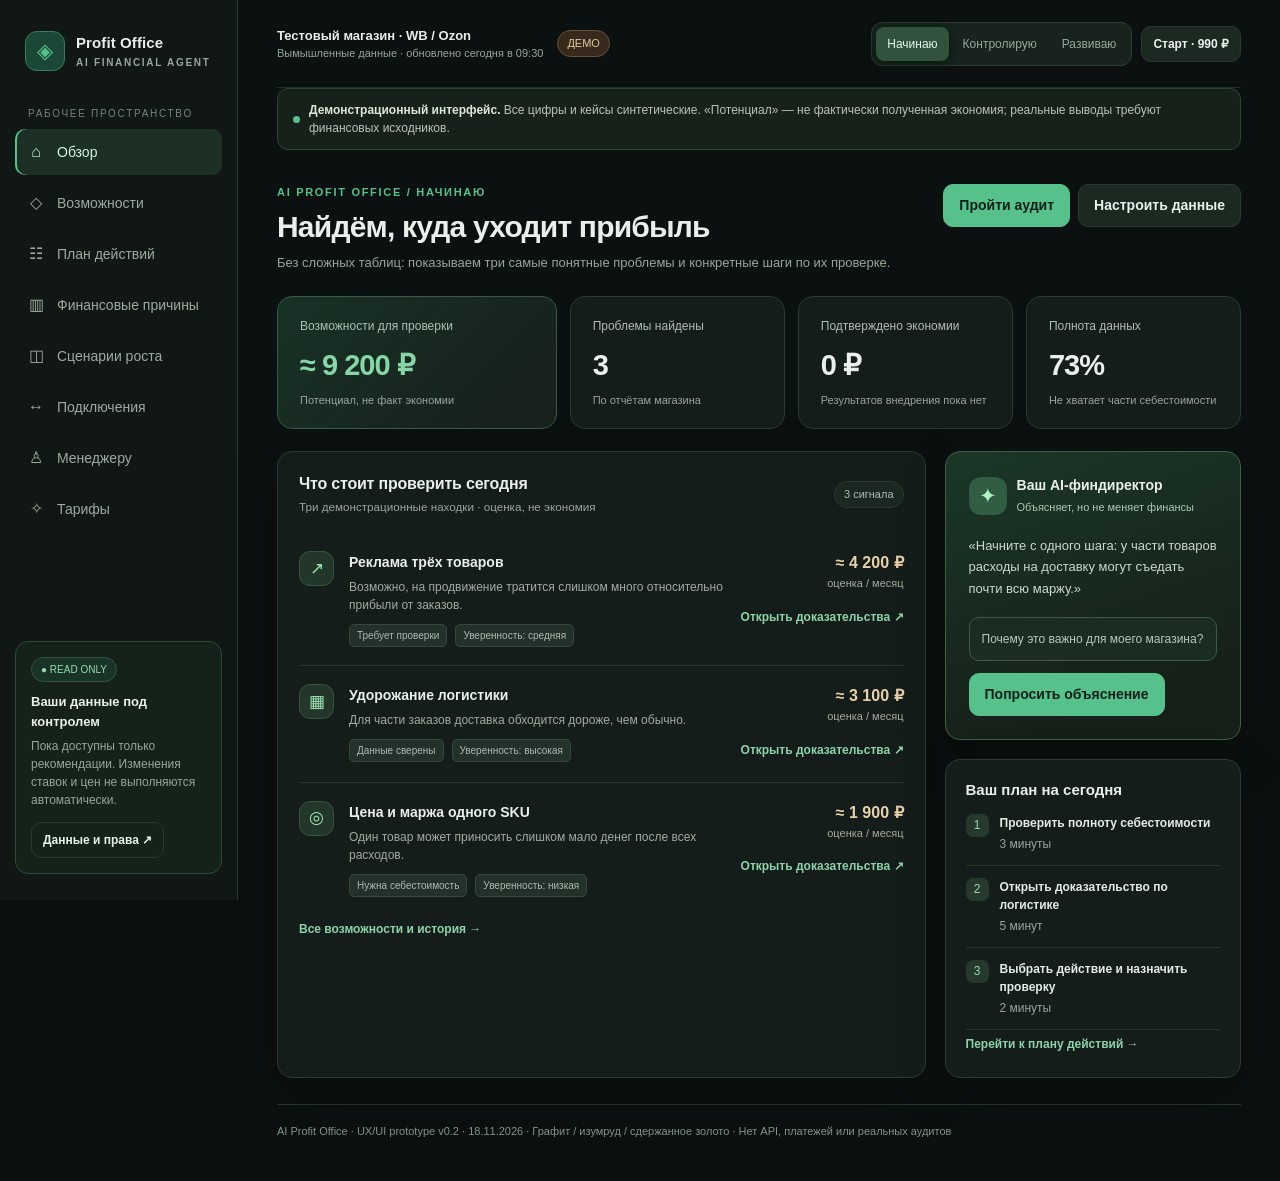
<file: docs/UX_REFERENCE_v0_2.html>
<!doctype html>
<html lang="ru">
<head>
<meta charset="UTF-8"/><meta name="viewport" content="width=device-width,initial-scale=1"/>
<title>AI Profit Office — интерактивный прототип v0.2</title>
<style>
:root{--bg:#0b1110;--aside:#101714;--surface:#141d19;--surface2:#19241f;--stroke:#2a3a32;--text:#e9efea;--muted:#97a69b;--low:#73877d;--emerald:#57c18c;--emerald2:#1b4736;--gold:#cfac73;--red:#e28f87;--blue:#91b8c7;--r:15px;--shadow:0 18px 52px rgba(0,0,0,.20)}
*{box-sizing:border-box}body{margin:0;background:var(--bg);color:var(--text);font:14px/1.5 -apple-system,BlinkMacSystemFont,"Segoe UI",Inter,Roboto,Arial,sans-serif;font-variant-numeric:tabular-nums}button,input,select{font:inherit}button{cursor:pointer}a{color:inherit}.app{display:grid;grid-template-columns:238px minmax(0,1fr);min-height:100vh}.sidebar{background:var(--aside);border-right:1px solid var(--stroke);padding:26px 15px;display:flex;flex-direction:column;gap:23px;position:sticky;top:0;height:100vh}.logo{display:flex;align-items:center;gap:11px;padding:5px 10px 12px}.mark{background:var(--emerald2);color:var(--emerald);width:40px;height:40px;border:1px solid #3b7860;display:grid;place-items:center;border-radius:12px;font-size:21px}.logo strong{font-size:15px;letter-spacing:.1px}.logo small{display:block;color:var(--muted);font-size:10px;letter-spacing:1.7px;font-weight:700}.section-label{color:#72867a;text-transform:uppercase;letter-spacing:1.7px;font-size:10px;padding:0 13px 8px}.nav{display:grid;gap:5px}.nav .mobile-more{display:none}.nav button{background:none;border:0;text-align:left;color:#9dab9f;border-radius:10px;padding:11px 12px;display:flex;align-items:center;gap:12px;width:100%;transition:.15s}.nav button:hover{background:#1c2b23;color:#f3f8f4}.nav button.active{background:#1c3025;color:#d3f5df;box-shadow:inset 2px 0 0 var(--emerald)}.nav .ico{width:18px;text-align:center;font-size:16px}.sidebar-foot{margin-top:auto;background:#14221a;border:1px solid #2b4b38;border-radius:13px;padding:15px}.sidebar-foot p{margin:6px 0 13px;color:var(--muted);font-size:12px}.sidebar-foot .pill{font-size:10px}.main{min-width:0;padding:0 39px 42px;max-width:1650px;width:100%;margin:0 auto}.top{height:88px;display:flex;align-items:center;justify-content:space-between;gap:12px;border-bottom:1px solid #213129}.top-left{display:flex;align-items:center;gap:14px;min-width:0}.store{font-weight:650;font-size:13px}.store small{color:var(--muted);font-weight:400;display:block;font-size:11px}.top-right{display:flex;gap:9px;align-items:center;flex-wrap:wrap;justify-content:flex-end}.mode-tabs{display:flex;background:#17231c;border:1px solid #293c30;padding:4px;border-radius:11px;gap:3px}.mode-tabs button{background:transparent;border:0;color:#94a99c;padding:8px 11px;border-radius:8px;white-space:nowrap;font-size:12px}.mode-tabs button.current{background:#31523d;color:#e4f7e7;box-shadow:0 2px 8px #08170d}.btn{border:1px solid var(--stroke);background:#1b2921;color:#e8f2ec;border-radius:10px;padding:10px 15px;font-weight:600;transition:.16s}.btn:hover{border-color:#4d8061;background:#213b2b}.btn.primary{background:var(--emerald);border-color:var(--emerald);color:#092118}.btn.primary:hover{background:#76d5a2}.btn.small{padding:8px 11px;font-size:12px}.btn.ghost{background:none}.pill{border:1px solid #335242;background:#193327;color:#91dbb1;border-radius:100px;padding:4px 9px;font-size:11px;display:inline-flex;align-items:center;gap:5px}.pill.gold{border-color:#685238;background:#362a1c;color:#e3c49c}.pill.neutral{border-color:var(--stroke);background:#1b2721;color:#aebeb2}.eyebrow{font-size:11px;letter-spacing:1.7px;text-transform:uppercase;font-weight:700;color:var(--emerald)}.head{display:flex;justify-content:space-between;align-items:flex-start;gap:18px;margin:34px 0 24px}.head h1{font-size:30px;line-height:1.2;letter-spacing:-.8px;margin:8px 0 8px;font-weight:720}.head p{margin:0;color:var(--muted);max-width:780px;font-size:13px}.head-actions{display:flex;gap:8px}.notice{display:flex;gap:9px;align-items:center;color:#b8c4b9;background:#152119;border:1px solid #294634;border-radius:11px;padding:12px 15px;margin-bottom:20px;font-size:12px}.notice strong{color:#dbe9d8}.notice .dot{width:7px;height:7px;border-radius:50%;background:var(--emerald);flex:none}.stats{display:grid;grid-template-columns:1.3fr 1fr 1fr 1fr;gap:13px;margin-bottom:22px}.stat{border:1px solid var(--stroke);background:var(--surface);border-radius:var(--r);padding:20px 22px;position:relative;min-height:126px}.stat.primary-stat{background:linear-gradient(135deg,#183226,#17221c 80%);border-color:#365a43}.stat .name{font-size:12px;color:#acc0b3}.stat .num{font-size:29px;font-weight:750;letter-spacing:-1px;margin:9px 0 4px}.stat.primary-stat .num{color:#86d7a5}.stat .meta{font-size:11px;color:var(--muted)}.layout{display:grid;grid-template-columns:minmax(0,1.75fr) minmax(275px,.8fr);gap:19px}.panel{background:var(--surface);border:1px solid var(--stroke);border-radius:var(--r);box-shadow:var(--shadow);min-width:0}.panel-header{display:flex;align-items:center;justify-content:space-between;gap:12px;padding:20px 21px 13px}.panel-header h2{font-size:16px;margin:0;letter-spacing:-.2px}.panel-header small{color:var(--muted)}.panel-body{padding:3px 21px 21px}.opportunity{display:grid;grid-template-columns:38px minmax(0,1fr) auto;gap:12px;padding:18px 0;border-top:1px solid #26372d;align-items:start}.opportunity:first-child{border-top:0}.opp-icon{background:#23362a;border:1px solid #375440;width:35px;height:35px;display:grid;place-items:center;border-radius:11px;color:#9fe4b6;font-size:17px}.opp-title{font-weight:650;font-size:14px;margin:1px 0 5px}.opp-desc{font-size:12px;color:#9fac9f;max-width:580px}.submeta{display:flex;align-items:center;gap:8px;flex-wrap:wrap;margin-top:10px}.submeta .tag{font-size:10px;color:#a8bcae;background:#223129;border:1px solid #35483b;padding:3px 7px;border-radius:5px}.submeta .tag.warn{color:var(--gold);border-color:#534637;background:#2d261f}.opp-right{text-align:right;white-space:nowrap}.amount{font-size:16px;color:#e8d1aa;font-weight:700}.unit{font-size:11px;color:#a5a99d;margin-bottom:11px}.link{background:none;border:0;padding:5px 0;color:#8ed3a9;font-size:12px;font-weight:600}.link:hover{text-decoration:underline}.right-stack{display:flex;flex-direction:column;gap:19px}.ai-card{background:linear-gradient(160deg,#1b3728,#162019 80%);border-color:#3e6047;padding:23px}.ai-header{display:flex;gap:10px;align-items:center}.ai-icon{background:#315e42;color:#adf3c5;display:grid;place-items:center;width:38px;height:38px;border-radius:12px;font-size:21px}.ai-header strong{display:block;font-size:14px}.ai-header span{font-size:11px;color:#a9c9b2}.ai-card p{color:#cbd8cd;font-size:13px;line-height:1.65;margin:18px 0}.chat-prompt{background:#1b2c21;border:1px solid #3d5b47;border-radius:10px;padding:12px;color:#b8c9bb;font-size:12px;margin-bottom:12px}.right-info{padding:19px 20px}.bullet{display:flex;align-items:flex-start;gap:11px;padding:12px 0;border-bottom:1px solid #27352b;font-size:12px}.bullet:last-child{border:0}.bullet strong{display:block;color:#e3ebe5;margin-bottom:3px}.bullet span{color:var(--muted)}.bullet .num-bullet{background:#253a2c;color:#96d7ad;display:grid;place-items:center;flex:none;width:23px;height:23px;border-radius:7px;font-size:12px}.alt-note{font-size:12px;color:#a1b0a4;margin-top:14px}.section{display:none}.section.visible{display:block}.stepper{display:grid;grid-template-columns:repeat(3,1fr);gap:9px;margin-bottom:21px}.step{padding:14px;border:1px solid #35463a;border-radius:11px;background:#17231c;font-size:12px}.step.on{border-color:#4bb077;color:#b9eacb;background:#193628}.step span{display:block;font-size:11px;color:#8ba794;margin-top:4px}.form-row{display:flex;align-items:center;gap:11px;flex-wrap:wrap}.field{flex:1;min-width:160px;background:#101914;border:1px solid #33493a;border-radius:9px;padding:12px;color:#d8e5dc}.choice{border:1px solid #344438;background:#1b2a21;border-radius:12px;padding:17px;cursor:pointer}.choice.selected{border-color:#6cc694;background:#203a2a}.choices{display:grid;grid-template-columns:repeat(3,1fr);gap:10px}.choice h3{margin:4px 0;font-size:14px}.choice p{margin:0;font-size:12px;color:var(--muted)}.table-wrap{overflow:auto}.data-table{width:100%;border-collapse:collapse;font-size:12px;min-width:600px}.data-table th{text-align:left;color:#90a59a;font-weight:600;border-bottom:1px solid #34463a;padding:11px 8px}.data-table td{padding:14px 8px;border-bottom:1px solid #26372d}.data-table tr:last-child td{border-bottom:0}.pos{color:#85d7a5}.neg{color:var(--red)}.waterfall{display:grid;gap:13px}.bar-row{display:grid;grid-template-columns:160px 1fr 90px;align-items:center;gap:12px;font-size:12px}.bar-track{height:9px;background:#27352c;border-radius:8px;overflow:hidden}.bar-fill{height:100%;border-radius:7px;background:#79bb90}.bar-fill.red{background:#d89e88}.bar-fill.gold{background:#bc9b62}.scenario-grid{display:grid;grid-template-columns:repeat(2,1fr);gap:13px}.scenario{padding:21px;border:1px solid #375341;border-radius:13px;background:#1a2920}.scenario h3{margin:0 0 9px}.scenario p{font-size:12px;color:#a7b9a9}.big{font-size:27px;font-weight:750;color:#a8dcaf;margin:10px 0}.input-range{width:100%;accent-color:#79cda0}.callout{padding:14px 16px;background:#25251e;border:1px solid #4b4838;color:#ddc8a1;font-size:12px;border-radius:10px;margin:12px 0}.tiers{display:grid;grid-template-columns:repeat(3,1fr);gap:13px}.tier{padding:20px;background:#151f19;border:1px solid #34473a;border-radius:14px;min-width:0}.tier.popular{border-color:#66c692;background:linear-gradient(180deg,#213e2b,#17231c)}.tier .price{font-size:28px;font-weight:750;letter-spacing:-.9px;margin:12px 0}.tier small{color:var(--muted)}.tier ul{padding-left:19px;font-size:12px;line-height:2;color:#b6c2b8;min-height:180px}.tier button{width:100%}.toolbar{display:flex;justify-content:space-between;gap:9px;align-items:center;flex-wrap:wrap}.chips{display:flex;gap:6px;flex-wrap:wrap}.chip{border:1px solid #395342;background:#1e2c23;padding:8px 11px;border-radius:100px;color:#c0d7c6;font-size:12px}.chip.current{background:#326042;border-color:#73b48a}.evidence{padding:0}.evidence-line{display:flex;justify-content:space-between;gap:10px;padding:12px 0;border-bottom:1px solid var(--stroke);font-size:12px}.evidence-line:last-child{border:0}.evidence-line span{color:var(--muted)}.evidence-line strong{max-width:60%;text-align:right}.drawer-backdrop{position:fixed;inset:0;background:rgba(0,0,0,.62);z-index:9;display:none}.drawer-backdrop.open{display:block}.drawer{position:fixed;right:0;top:0;height:100vh;max-width:100%;width:465px;background:#121d16;border-left:1px solid #45624b;z-index:10;padding:27px;overflow-y:auto;transform:translateX(110%);transition:transform .23s}.drawer.open{transform:translateX(0)}.drawer-head{display:flex;align-items:center;justify-content:space-between}.drawer h2{font-size:21px;margin:18px 0 6px}.drawer .description{color:var(--muted);font-size:13px}.drawer .block{border:1px solid #3b5141;background:#1a2a20;border-radius:11px;padding:16px;margin:17px 0}.drawer .block h3{font-size:13px;margin:0 0 12px}.drawer .close{background:none;color:#cfe2d3;border:0;font-size:24px;padding:4px}.toast{position:fixed;bottom:22px;left:50%;transform:translateX(-50%);background:#d8f1df;color:#13331e;padding:11px 17px;border-radius:9px;font-size:12px;font-weight:600;z-index:30;box-shadow:0 9px 45px #0007;display:none;max-width:92vw}.toast.show{display:block}.footer{margin-top:26px;color:#819488;font-size:11px;border-top:1px solid #26372c;padding-top:18px}.mobile-head{display:none}.desktop-only{}.muted{color:var(--muted)}.grid-2{display:grid;grid-template-columns:repeat(2,1fr);gap:13px}.hr{height:1px;background:var(--stroke);margin:18px 0}.no-data{padding:20px;color:#a6b7ab;font-size:12px;line-height:1.65}
@media(max-width:1200px){.app{grid-template-columns:215px minmax(0,1fr)}.main{padding:0 23px 30px}.stats{grid-template-columns:repeat(2,1fr)}.layout{grid-template-columns:minmax(0,1fr)}.right-stack{display:grid;grid-template-columns:1fr 1fr}}
@media(max-width:850px){.app{display:block}.sidebar{position:fixed;z-index:20;bottom:0;top:auto;left:0;right:0;height:65px;border-right:none;border-top:1px solid var(--stroke);padding:5px 7px;display:block;background:#101714}.sidebar .logo,.sidebar .section-label,.sidebar-foot,.nav button:nth-child(n+5){display:none}.nav button.mobile-more{display:flex}.nav{display:grid;grid-template-columns:repeat(5,1fr);gap:2px}.nav button{justify-content:center;display:flex;flex-direction:column;gap:0;padding:3px;font-size:10px}.nav .ico{font-size:19px}.main{padding:0 17px 100px}.top{height:auto;min-height:88px;flex-wrap:wrap;padding:14px 0}.top-right{justify-content:flex-start}.head{flex-direction:column;margin:24px 0 18px}.head h1{font-size:26px}.right-stack{grid-template-columns:1fr}.choice p{display:none}}
@media(max-width:600px){.stats,.tiers,.choices,.scenario-grid,.grid-2{grid-template-columns:1fr}.stats{gap:8px}.stat{padding:17px;min-height:95px}.stat .num{font-size:24px}.head-actions{flex-wrap:wrap}.mode-tabs{overflow-x:auto;max-width:calc(100vw - 35px)}.mode-tabs button{padding:8px}.opportunity{grid-template-columns:30px minmax(0,1fr);gap:9px}.opp-right{grid-column:2;text-align:left}.opp-icon{width:29px;height:29px}.bar-row{grid-template-columns:95px 1fr 70px}.top-left{width:100%;justify-content:space-between}.panel-header{padding:17px 14px}.panel-body{padding:3px 14px 15px}.drawer{width:100%}.stepper{grid-template-columns:1fr}.tier ul{min-height:auto}}
</style></head>
<body>
<div class="app">
<aside class="sidebar">
 <div class="logo"><div class="mark">◈</div><div><strong>Profit Office</strong><small>AI FINANCIAL AGENT</small></div></div>
 <div><div class="section-label">Рабочее пространство</div><nav class="nav" id="nav">
 <button class="active" data-page="home"><span class="ico">⌂</span>Обзор</button>
 <button data-page="opps"><span class="ico">◇</span>Возможности</button>
 <button data-page="plan"><span class="ico">☷</span>План действий</button>
 <button data-page="analysis"><span class="ico">▥</span>Финансовые причины</button>
 <button data-page="scenario"><span class="ico">◫</span>Сценарии роста</button>
 <button data-page="connect"><span class="ico">↔</span>Подключения</button>
 <button data-page="manager"><span class="ico">♙</span>Менеджеру</button>
 <button data-page="pricing"><span class="ico">✧</span>Тарифы</button>
 <button class="mobile-more" onclick="openMore()"><span class="ico">⋯</span>Ещё</button>
 </nav></div>
 <div class="sidebar-foot"><span class="pill">● READ ONLY</span><strong style="display:block;margin-top:10px;font-size:13px">Ваши данные под контролем</strong><p>Пока доступны только рекомендации. Изменения ставок и цен не выполняются автоматически.</p><button class="btn small ghost" onclick="go('connect')">Данные и права ↗</button></div>
</aside>
<main class="main">
 <header class="top">
  <div class="top-left"><div class="store">Тестовый магазин · WB / Ozon <small>Вымышленные данные · обновлено сегодня в 09:30</small></div><span class="pill gold">ДЕМО</span></div>
  <div class="top-right"><div class="mode-tabs" aria-label="Уровень интерфейса"><button data-mode="beginner" class="current">Начинаю</button><button data-mode="finance">Контролирую</button><button data-mode="growth">Развиваю</button></div><button class="btn small" onclick="go('pricing')" id="tierBtn">Старт · 990 ₽</button></div>
 </header>
 <div class="notice"><span class="dot"></span><div><strong>Демонстрационный интерфейс.</strong> Все цифры и кейсы синтетические. «Потенциал» — не фактически полученная экономия; реальные выводы требуют финансовых исходников.</div></div>
 <div id="content"></div>
 <footer class="footer">AI Profit Office · UX/UI prototype v0.2 · 18.11.2026 · Графит / изумруд / сдержанное золото · Нет API, платежей или реальных аудитов</footer>
</main></div>
<div class="drawer-backdrop" id="backdrop" onclick="closeDrawer()"></div><aside class="drawer" id="drawer" role="dialog" aria-modal="true" aria-label="Детали"><div id="drawerContent"></div></aside><div class="toast" id="toast"></div>
<script>
const state={mode:'beginner',tier:'Старт',page:'home',checked:[],scenario:10,onboarding:1,platform:'WB',shared:false};
const modes={beginner:{name:'Начинаю',headline:'Найдём, куда уходит прибыль',sub:'Без сложных таблиц: показываем три самые понятные проблемы и конкретные шаги по их проверке.',label:'Что стоит проверить сегодня',insight:'Начните с одного шага: у части товаров расходы на доставку могут съедать почти всю маржу.'},finance:{name:'Контролирую',headline:'Финансовые отклонения под контролем',sub:'Видите факторы снижения маржи, проверяемые операции и возможности для аудита.',label:'Обнаруженные финансовые отклонения',insight:'В проверочных данных видно изменение удельной логистики и рекламных затрат. Сначала проверьте расчёт по SKU.'},growth:{name:'Развиваю',headline:'Следующие точки роста прибыли',sub:'Ранжируем гипотезы по чистому эффекту, неопределённости, риску и стоимости внедрения.',label:'Приоритеты роста на ближайшие 30 дней',insight:'Сравните альтернативы: не любое сокращение рекламы увеличивает прибыль. Влияние на заказы требует отдельной проверки.'}};
const opportunities=[
{id:1,ico:'↗',name:'Реклама трёх товаров',beginner:'Возможно, на продвижение тратится слишком много относительно прибыли от заказов.',finance:'ДРР вырос, а вклад SKU в прибыль снизился. Требуется анализ органики и маркетингового эффекта.',growth:'Гипотеза перераспределения бюджета с контролем возможной потери заказов и позиций.',amount:4200,confidence:'Средняя',kind:'Оценка / месяц',status:'Требует проверки',source:'Выгрузка рекламы + прибыль по 3 SKU',risk:'Сокращение бюджета может привести к потере инкрементальных заказов.',formula:'Макс(0; экономия расхода − ожидаемая потеря маржинального дохода − стоимость изменений)',action:'Сравните экономику трёх SKU и проведите ограниченный тест при неизменных цене и остатках.'},
{id:2,ico:'▦',name:'Удорожание логистики',beginner:'Для части заказов доставка обходится дороже, чем обычно.',finance:'Отклонение средней стоимости операции относительно сопоставимой предыдущей недели.',growth:'Проверить экономический эффект альтернативной схемы поставки / упаковки; не смешивать с рекламной экономией.',amount:3100,confidence:'Высокая',kind:'Оценка / месяц',status:'Данные сверены',source:'Операции логистики WB, строка выгрузки 301–389',risk:'Тариф/габариты и складские условия могут объяснять изменение; пересчёт должен совпасть с условиями периода.',formula:'Число сопоставимых операций × (удельные расходы после − до) при прочих равных',action:'Проверьте габариты 2 SKU и тарифы склада на дату начисления.'},
{id:3,ico:'◎',name:'Цена и маржа одного SKU',beginner:'Один товар может приносить слишком мало денег после всех расходов.',finance:'Отрицательный вклад по одной модели при учёте себестоимости, комиссии, логистики и рекламных затрат.',growth:'Сценарий изменения цены требует проверки спроса и вероятной потери объёма.',amount:1900,confidence:'Низкая',kind:'Оценка / месяц',status:'Нужна себестоимость',source:'Продажи + комиссия + неполная себестоимость',risk:'Без даты актуальности себестоимости нельзя назвать точную сумму потерь.',formula:'Продажи × вклад/единицу; если COGS неполный — число является гипотезой.',action:'Уточните себестоимость партии товара и попробуйте сценарий цены.'},
];
const fmt=n=>Math.round(n).toLocaleString('ru-RU');
function pill(t,cls='neutral'){return `<span class="pill ${cls}">${t}</span>`}
function btn(label,fn,kind=''){return `<button class="btn ${kind}" onclick="${fn}">${label}</button>`}
function header(title,sub,actions=''){return `<div class="head"><div><div class="eyebrow">AI Profit Office / ${modes[state.mode].name}</div><h1>${title}</h1><p>${sub}</p></div><div class="head-actions">${actions}</div></div>`}
function opportunityCard(o){let desc=o[state.mode];return `<div class="opportunity"><div class="opp-icon">${o.ico}</div><div><div class="opp-title">${o.name}</div><div class="opp-desc">${desc}</div><div class="submeta"><span class="tag">${o.status}</span><span class="tag">Уверенность: ${o.confidence.toLowerCase()}</span>${state.mode!=='beginner'?`<span class="tag warn">${o.source}</span>`:''}</div></div><div class="opp-right"><div class="amount">≈ ${fmt(o.amount)} ₽</div><div class="unit">${o.kind.toLowerCase()}</div><button class="link" onclick="evidence(${o.id})">Открыть доказательства ↗</button></div></div>`}
function stats(){let names=state.mode==='beginner'?['Возможности для проверки','Проблемы найдены','Подтверждено экономии','Полнота данных']:state.mode==='finance'?['Сумма гипотез / месяц','Отклонения','Сверено операций','Покрытие данных']:['Резерв по гипотезам','Проверенные идеи','План на 30 дней','Прогноз после внедрения'];let vals=state.mode==='beginner'?['≈ 9 200 ₽','3','0 ₽','73%']:state.mode==='finance'?['≈ 9 200 ₽','3','89%','73%']:['≈ 9 200 ₽','1 из 3','3 действия','Не подтверждён'];let meta=state.mode==='beginner'?['Потенциал, не факт экономии','По отчётам магазина','Результатов внедрения пока нет','Не хватает части себестоимости']:state.mode==='finance'?['Без перекрывающихся детекторов','2 требуют проверки','В тестовом наборе','Нужно заполнить пробелы']:['Зависит от условий','1 проверена по данным','Приоритеты ниже','Без причинного теста не обещаем'];return `<div class="stats">${names.map((n,i)=>`<div class="stat ${i===0?'primary-stat':''}"><div class="name">${n}</div><div class="num">${vals[i]}</div><div class="meta">${meta[i]}</div></div>`).join('')}</div>`}
function home(){const m=modes[state.mode];return header(m.headline,m.sub,btn('Пройти аудит','audit()','primary')+btn('Настроить данные',"go('connect')"))+stats()+`<div class="layout"><section class="panel"><div class="panel-header"><div><h2>${m.label}</h2><small>Три демонстрационные находки · оценка, не экономия</small></div>${pill('3 сигнала')}</div><div class="panel-body">${opportunities.map(opportunityCard).join('')}<button class="link" onclick="go('opps')">Все возможности и история →</button></div></section><div class="right-stack"><div class="panel ai-card"><div class="ai-header"><div class="ai-icon">✦</div><div><strong>Ваш AI-финдиректор</strong><span>Объясняет, но не меняет финансы</span></div></div><p>«${m.insight}»</p><div class="chat-prompt">Почему это важно для моего магазина?</div>${btn('Попросить объяснение','explain()','primary')}</div><div class="panel right-info"><h2 style="font-size:15px;margin:0">Ваш план на сегодня</h2>${['Проверить полноту себестоимости','Открыть доказательство по логистике','Выбрать действие и назначить проверку'].map((t,i)=>`<div class="bullet"><div class="num-bullet">${i+1}</div><div><strong>${t}</strong><span>${['3 минуты','5 минут','2 минуты'][i]}</span></div></div>`).join('')}<button class="link" onclick="go('plan')">Перейти к плану действий →</button></div></div></div>`}
function opps(){return header('Все возможности','Деньги здесь не «найдены и возвращены»: каждое значение имеет период, статус и предположения.',btn('Поделиться отчётом','share()'))+`<div class="toolbar" style="margin-bottom:18px"><div class="chips"><button class="chip current">Все · 3</button><button class="chip" onclick="toast('Фильтрация по статусу предусмотрена в roadmap')">Требуют проверки · 2</button><button class="chip" onclick="toast('Сортировка по чистому эффекту появится после финансового ядра')">По эффекту ↓</button></div>${pill('Рассчитано на демо-данных','gold')}</div><div class="panel"><div class="panel-header"><h2>Карта финансовых возможностей</h2><small>Потенциал: ≈ 9 200 ₽/мес.</small></div><div class="panel-body">${opportunities.map(opportunityCard).join('')}</div></div><div class="callout">Суммы в интерфейсе демонстрационные. Доказательства в этом прототипе схематические, не подтверждают реальную экономию.</div>`}
function plan(){return header('План действий','Найдите, проверьте, выполните и затем измерьте результат. Любые изменения вы делаете самостоятельно.')+`<div class="panel"><div class="panel-header"><h2>Ваши задачи</h2>${pill(state.checked.length+' / 3 выполнено','neutral')}</div><div class="panel-body">${opportunities.map((o,i)=>`<div class="bullet" style="align-items:center"><label style="display:flex;gap:12px;align-items:flex-start;flex:1;cursor:pointer"><input aria-label="Отметить задачу" type="checkbox" ${state.checked.includes(o.id)?'checked':''} onchange="checkTask(${o.id},this.checked)" style="accent-color:#57c18c;margin-top:3px"><div><strong>${o.action}</strong><span>Оценка резерва: ≈ ${fmt(o.amount)} ₽/мес. · статус: ${state.checked.includes(o.id)?'Отмечено вручную':'Не выполнено'}</span></div></label><button class="link" onclick="evidence(${o.id})">Детали ↗</button></div>`).join('')}<div class="callout">Отметка задачи не подтверждает экономию. Для статуса MEASURED необходимы данные после изменения и корректный метод сравнения.</div></div></div>`}
function analysis(){return header('Почему изменилась экономика','Финансовое ядро и сверка первичных операций. Этот вид удобен пользователям, которые работают с отчётами.',btn('Показать исходник',"toast('В рабочей версии здесь откроется исходный Excel/CSV')"))+`<div class="grid-2"><div class="panel"><div class="panel-header"><h2>Факторы изменения маржи</h2>${pill('Демо','gold')}</div><div class="panel-body waterfall">${[['Цена и скидки',68,'gold','− 4 100 ₽'],['Логистика',55,'red','− 3 100 ₽'],['Реклама',80,'red','− 4 200 ₽'],['Себестоимость',26,'','Не хватает данных']].map(x=>`<div class="bar-row"><span>${x[0]}</span><div class="bar-track"><div class="bar-fill ${x[2]}" style="width:${x[1]}%"></div></div><strong style="text-align:right">${x[3]}</strong></div>`).join('')}<p class="alt-note">Отдельные факторы могут пересекаться; не суммировать их без финансовой сверки.</p></div></div><div class="panel"><div class="panel-header"><h2>Качество данных</h2></div><div class="panel-body"><div style="font-size:25px;font-weight:700;margin:5px 0">73% <span class="muted" style="font-size:12px">готовности</span></div><p class="muted">Финансовые операции доступны частично. Полный audit blocked для товара без себестоимости.</p><div class="hr"></div>${[['Начисления','Данные есть'],['Реклама','Частично'],['Себестоимость','Требует обновления']].map(r=>`<div class="evidence-line"><span>${r[0]}</span><strong>${r[1]}</strong></div>`).join('')}<button class="link" onclick="go('connect')">Исправить источники ↗</button></div></div></div><div class="panel" style="margin-top:19px"><div class="panel-header"><h2>SKU / проверка отклонений</h2>${pill('Строки условные')}</div><div class="panel-body table-wrap"><table class="data-table"><thead><tr><th>Товар</th><th>Площадка</th><th>Зона риска</th><th>Изменение</th><th>Статус</th><th>Действие</th></tr></thead><tbody>${[['Куртка утеплённая','WB','Реклама','− 2 400 ₽','Проверка',1],['Костюм влагозащитный','Ozon','Логистика','− 3 100 ₽','Сверено',2],['Перчатки туристические','WB','Маржа','Н/д','Нет себестоимости',3]].map(x=>`<tr><td>${x[0]}</td><td>${x[1]}</td><td>${x[2]}</td><td class="neg">${x[3]}</td><td>${x[4]}</td><td><button class="link" onclick="evidence(${x[5]})">Доказательства</button></td></tr>`).join('')}</tbody></table></div></div>`}
function scenario(){let cost=state.scenario;let saving=cost*460;let low=saving-2800;let high=saving+1200;return header('Лаборатория роста','Сравнивайте финансовые гипотезы и риски до внедрения. Никаких автоматических изменений рекламных ставок или цен.',btn('Создать план теста',"toast('План эксперимента добавлен в roadmap версии 1.1')"))+`<div class="grid-2"><div class="panel"><div class="panel-header"><h2>Сценарий: проверка рекламных расходов</h2>${pill('Гипотеза','gold')}</div><div class="panel-body"><p class="muted">Условно снизить расход на выбранной группе SKU. Модель не может знать потерю заказов без эксперимента.</p><label style="font-size:13px">Сокращение расхода <strong id="rangeText">${cost}%</strong></label><input class="input-range" aria-label="Изменение рекламного расхода" type="range" min="0" max="30" step="5" value="${cost}" oninput="changeScenario(this.value)"><div class="hr"></div><div class="evidence-line"><span>Экономия бюджета (валовая)</span><strong id="saveBudget">${fmt(saving)} ₽</strong></div><div class="evidence-line"><span>Возможные потери прибыли</span><strong>Неизвестны</strong></div><div class="evidence-line"><span>Чистый эффект</span><strong>Нужен тест</strong></div><div class="callout">Гипотетический диапазон только для иллюстрации неопределённости. Не является ожидаемым доходом или рекомендацией немедленно уменьшать рекламные затраты.</div></div></div><div class="panel"><div class="panel-header"><h2>План безопасного эксперимента</h2></div><div class="panel-body">${[['1','Зафиксировать базовый период и маржу'],['2','Определить сопоставимые SKU и ограничения'],['3','Проверить влияние на общие и рекламные заказы'],['4','Остановить тест при ухудшении чистой прибыли'],['5','Измерить результат после теста']].map(x=>`<div class="bullet"><span class="num-bullet">${x[0]}</span><strong>${x[1]}</strong></div>`).join('')}</div></div></div>`}
function connect(){return header('Подключение магазина','Пошагово загрузим пригодные данные, чтобы не показывать ошибочные выводы.',btn('Загрузить демо-файл','demoImport()','primary'))+`<div class="stepper">${[['1','Источник','WB / Ozon / файл'],['2','Себестоимость','Проверка полноты'],['3','Первая находка','Доказательный аудит']].map((x,i)=>`<button class="step ${state.onboarding===i+1?'on':''}" onclick="step(${i+1})"><strong>${x[0]}. ${x[1]}</strong><span>${x[2]}</span></button>`).join('')}</div><div class="panel"><div class="panel-header"><h2>${state.onboarding===1?'Выберите источник':state.onboarding===2?'Проверьте себестоимость':'Проверьте первые результаты'}</h2>${pill('Только демонстрация')}</div><div class="panel-body">${state.onboarding===1?`<p class="muted">На этапе прототипа живые API и загрузка реальных файлов не работают. Сценарий показывает будущий путь пользователя.</p><div class="choices">${[['WB','Wildberries','Финансы, заказы'],['Ozon','Ozon','Начисления, реклама'],['Файл','Excel/CSV','Отчёт с компьютера']].map(x=>`<div role="button" tabindex="0" class="choice ${state.platform===x[0]?'selected':''}" onclick="selectPlatform('${x[0]}')"><h3>${x[1]}</h3><p>${x[2]}</p></div>`).join('')}</div>`:state.onboarding===2?`<p class="muted">Чтобы рассчитывать чистый вклад по SKU, нужна актуальная себестоимость. Пробелы останутся видимыми.</p><div class="form-row"><label>Себестоимость на единицу, ₽<input class="field" type="number" min="0" placeholder="Например, 480" value="480" aria-label="Себестоимость"></label><label>Период действия<input class="field" type="text" value="Ноябрь 2026" aria-label="Период действия"></label></div><div class="callout">Точное значение можно указать только на основе данных продавца. Для товара без себестоимости чистая прибыль не подтверждена.</div>`:`<p>Проверка демонстрационного набора завершена: найдено 3 потенциальных проблемы. Реальных денег этот тест не анализирует.</p><button class="btn primary" onclick="go('opps')">Открыть возможности</button>`}<div style="margin-top:22px">${btn(state.onboarding===3?'Вернуться к обзору':'Продолжить →',state.onboarding===3?"go('home')":'step('+Math.min(3,state.onboarding+1)+')','primary')}</div></div></div>`}
function manager(){return header('Рабочее место менеджера','Бесплатный кабинет для специалистов, работающих с несколькими магазинами. Данные доступны только с разрешения владельца.',btn('Пригласить владельца','share()','primary'))+`<div class="stats" style="grid-template-columns:repeat(3,1fr)"><div class="stat"><div class="name">Доступные магазины</div><div class="num">2</div><div class="meta">С согласиями владельцев · демо</div></div><div class="stat"><div class="name">Новые приглашения</div><div class="num">1</div><div class="meta">Нет прав на данные до согласия</div></div><div class="stat"><div class="name">Приватные отчёты</div><div class="num">3</div><div class="meta">Записи вымышленные</div></div></div><div class="panel"><div class="panel-header"><h2>Мои магазины</h2></div><div class="panel-body">${[['Магазин «Север»','Доступ подтверждён','Открыть аудит'],['Магазин «Трек»','Доступ подтверждён','Открыть аудит'],['Магазин «Партнёр»','Ожидает согласия владельца','Повторить приглашение']].map((r,i)=>`<div class="bullet" style="align-items:center"><span class="num-bullet">${i+1}</span><div style="flex:1"><strong>${r[0]}</strong><span>${r[1]}</span></div><button class="link" onclick="${i<2?"go('opps')":"share()"}">${r[2]} ↗</button></div>`).join('')}<div class="callout">Реферальная программа, комиссии и выгрузка приватных данных требуют отдельного согласия и раскрытия условий. Бесплатный кабинет не предоставляет доступ к коммерческим данным чужого магазина.</div></div></div>`}
function pricing(){const tiers=[['Старт','990','Начинаю','Базовый поиск потерь','До 100 активных SKU','1 полный аудит/мес.','20 сложных AI-запросов'],['Контроль','1 990','Контролирую','Расширенные финансовые детекторы','До 300 активных SKU','Еженедельный аудит','80 сложных AI-запросов'],['Рост','2 990','Развиваю','Сценарный анализ и эксперименты','До 1 000 активных SKU','Инкрементальные проверки','200 сложных AI-запросов']];return header('Тарифы без лишнего усложнения','Все три режима интерфейса доступны на любом тарифе. Ограничения относятся к объёму расчётов и частоте аудита.')+`<div class="tiers">${tiers.map((t,i)=>`<div class="tier ${i===1?'popular':''}">${i===1?pill('Для финансового контроля'):pill('Тариф '+(i+1))}<h2 style="margin:15px 0 2px">${t[0]}</h2><div class="price">${t[1]} ₽<small> / мес.</small></div><small>Рекомендуется: ${t[2]}</small><ul>${t.slice(3).map(x=>`<li>${x}</li>`).join('')}<li>Доказательства к находкам</li><li>Любой режим интерфейса</li></ul><button class="btn ${state.tier===t[0]?'primary':''}" onclick="pickTier('${t[0]}')">${state.tier===t[0]?'Выбран':'Выбрать тариф'}</button></div>`).join('')}</div><div class="callout">Цены и лимиты — проектные гипотезы. Это не платёжная страница: подписка не оформляется, деньги не списываются. Доступность двух площадок зависит от интеграций.</div>`}
function render(){let pages={home,opps,plan,analysis,scenario,connect,manager,pricing};document.querySelectorAll('[data-mode]').forEach(b=>{b.classList.toggle('current',b.dataset.mode===state.mode);b.setAttribute('aria-pressed',String(b.dataset.mode===state.mode))});document.querySelectorAll('[data-page]').forEach(b=>b.classList.toggle('active',b.dataset.page===state.page));document.getElementById('tierBtn').textContent=state.tier+' · '+({'Старт':'990','Контроль':'1 990','Рост':'2 990'}[state.tier])+' ₽';document.getElementById('content').innerHTML=pages[state.page]();}
function go(page){state.page=page;render();window.scrollTo({top:0,behavior:'instant'})}function mode(m){state.mode=m;render();toast('Режим интерфейса: '+modes[m].name+'. Тариф и данные не изменились.')}document.querySelectorAll('[data-mode]').forEach(b=>b.addEventListener('click',()=>mode(b.dataset.mode)));document.querySelectorAll('[data-page]').forEach(b=>b.addEventListener('click',()=>go(b.dataset.page)));
function evidence(id){let o=opportunities.find(x=>x.id===id);let root=document.getElementById('drawerContent');root.innerHTML=`<div class="drawer-head"><div class="eyebrow">Evidence Card / DEMO-${id.toString().padStart(3,'0')}</div><button class="close" onclick="closeDrawer()" aria-label="Закрыть">×</button></div><h2>${o.name}</h2><p class="description">${o[state.mode]}</p><div class="block"><div class="eyebrow">Потенциальный резерв</div><div style="font-size:31px;font-weight:750;color:#d8c298;margin:10px 0">≈ ${fmt(o.amount)} ₽ <small style="font-size:13px;color:#a5b5a7">/ месяц</small></div>${pill(o.status,o.confidence==='Высокая'?'':'gold')}<p class="muted" style="font-size:12px">Не является подтверждённой экономией, прогноз имеет неопределённость.</p></div><div class="block"><h3>Доказательства и расчёт</h3>${[['Источник',o.source],['Период','Ноябрь 2026 · синтетические операции'],['Уверенность',o.confidence],['Принцип оценки',o.formula],['Статус','Гипотеза; не измерено']].map(x=>`<div class="evidence-line"><span>${x[0]}</span><strong>${x[1]}</strong></div>`).join('')}</div><div class="block"><h3>Рекомендуемое действие</h3><p style="font-size:13px">${o.action}</p><h3 style="margin-top:18px">Ограничения и риск</h3><p class="muted" style="font-size:12px">${o.risk}</p></div><button class="btn primary" onclick="closeDrawer();go('plan')">Открыть план действий</button> <button class="btn" onclick="closeDrawer();share()">Пригласить менеджера</button><div class="callout">Прототип: вымышленные строки не являются подлинными доказательствами и предназначены только для оценки интерфейса.</div>`;document.getElementById('backdrop').classList.add('open');document.getElementById('drawer').classList.add('open');}
function closeDrawer(){document.getElementById('backdrop').classList.remove('open');document.getElementById('drawer').classList.remove('open')}
let toastTimer;function toast(s){let el=document.getElementById('toast');el.textContent=s;el.classList.add('show');clearTimeout(toastTimer);toastTimer=setTimeout(()=>el.classList.remove('show'),2800)}
function audit(){toast('Демо-аудит: показаны 3 синтетические находки.');go('opps')}function explain(){let o=opportunities[1];evidence(o.id)}function step(s){state.onboarding=s;render()}function selectPlatform(x){state.platform=x;render();toast('Выбран источник: '+x)}function demoImport(){state.onboarding=3;render();toast('Загружен синтетический набор данных.')}function checkTask(i,b){state.checked=b?[...new Set([...state.checked,i])]:state.checked.filter(x=>x!==i);render()}function changeScenario(v){state.scenario=+v;document.getElementById('rangeText').innerText=v+'%';document.getElementById('saveBudget').innerText=fmt(v*460)+' ₽'}function share(){let root=document.getElementById('drawerContent');root.innerHTML=`<div class="drawer-head"><div class="eyebrow">Совместная работа</div><button class="close" onclick="closeDrawer()">×</button></div><h2>Пригласить менеджера</h2><p class="description">В рабочем продукте владелец укажет email менеджера и выберет права. В демо ничего не отправляется.</p><div class="block"><h3>Защита данных</h3><div class="evidence-line"><span>Доступ к магазину</span><strong>Только по согласию</strong></div><div class="evidence-line"><span>Публичная ссылка</span><strong>Без приватных цифр</strong></div><div class="evidence-line"><span>Отзыв доступа</span><strong>В любой момент</strong></div></div><button class="btn primary" onclick="toast('Демо: приглашение никому не отправлено.');closeDrawer()">Сформировать демо-приглашение</button>`;document.getElementById('backdrop').classList.add('open');document.getElementById('drawer').classList.add('open')}
function openMore(){let root=document.getElementById('drawerContent');root.innerHTML=`<div class="drawer-head"><div class="eyebrow">Дополнительные разделы</div><button class="close" onclick="closeDrawer()">×</button></div><h2>Навигация</h2><div class="block">${[['scenario','Сценарии роста'],['connect','Подключения'],['manager','Менеджеру'],['pricing','Тарифы']].map(x=>`<button class="btn" style="width:100%;text-align:left;margin:5px 0" onclick="closeDrawer();go('${x[0]}')">${x[1]} →</button>`).join('')}</div>`;document.getElementById('backdrop').classList.add('open');document.getElementById('drawer').classList.add('open')}
function pickTier(t){state.tier=t;render();toast('Выбран демонстрационный тариф '+t+'. Оплаты нет.')}document.addEventListener('keydown',e=>{if(e.key==='Escape')closeDrawer()});render();
</script>
</body></html>
</file>
